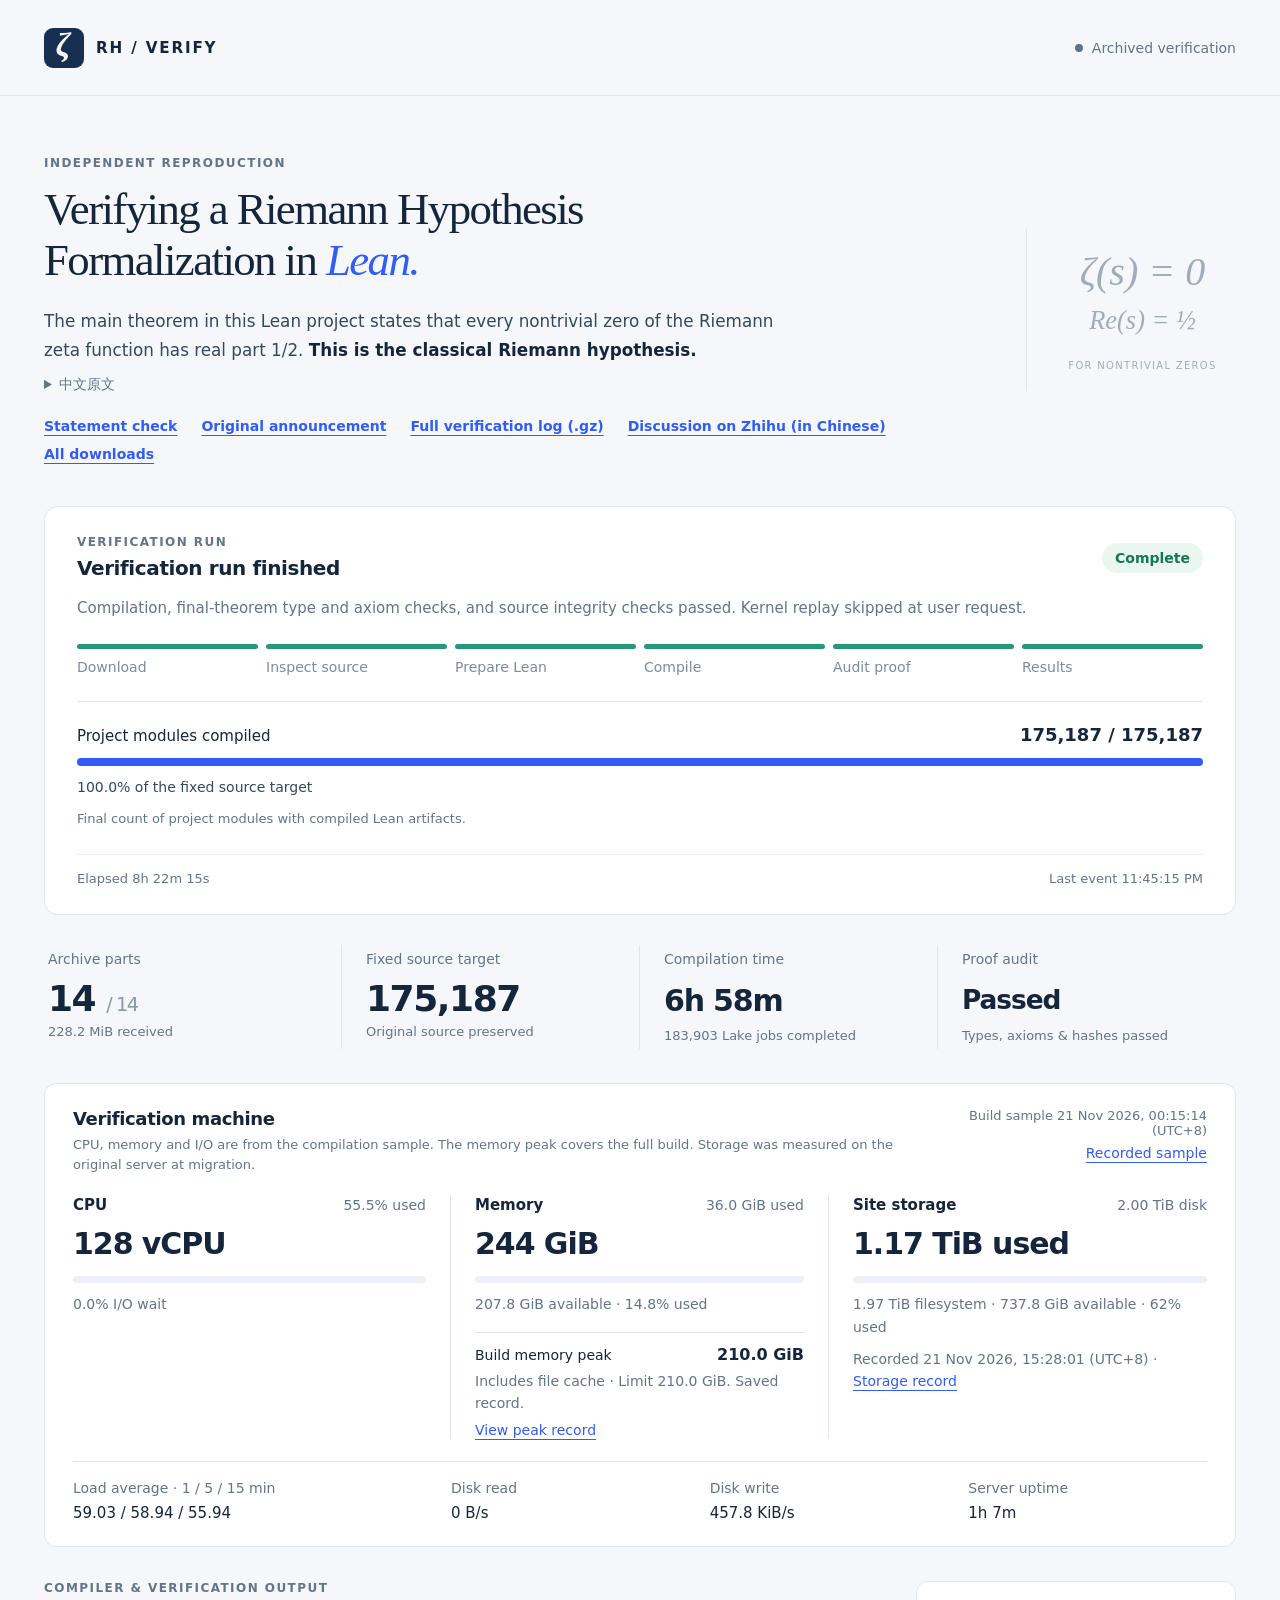
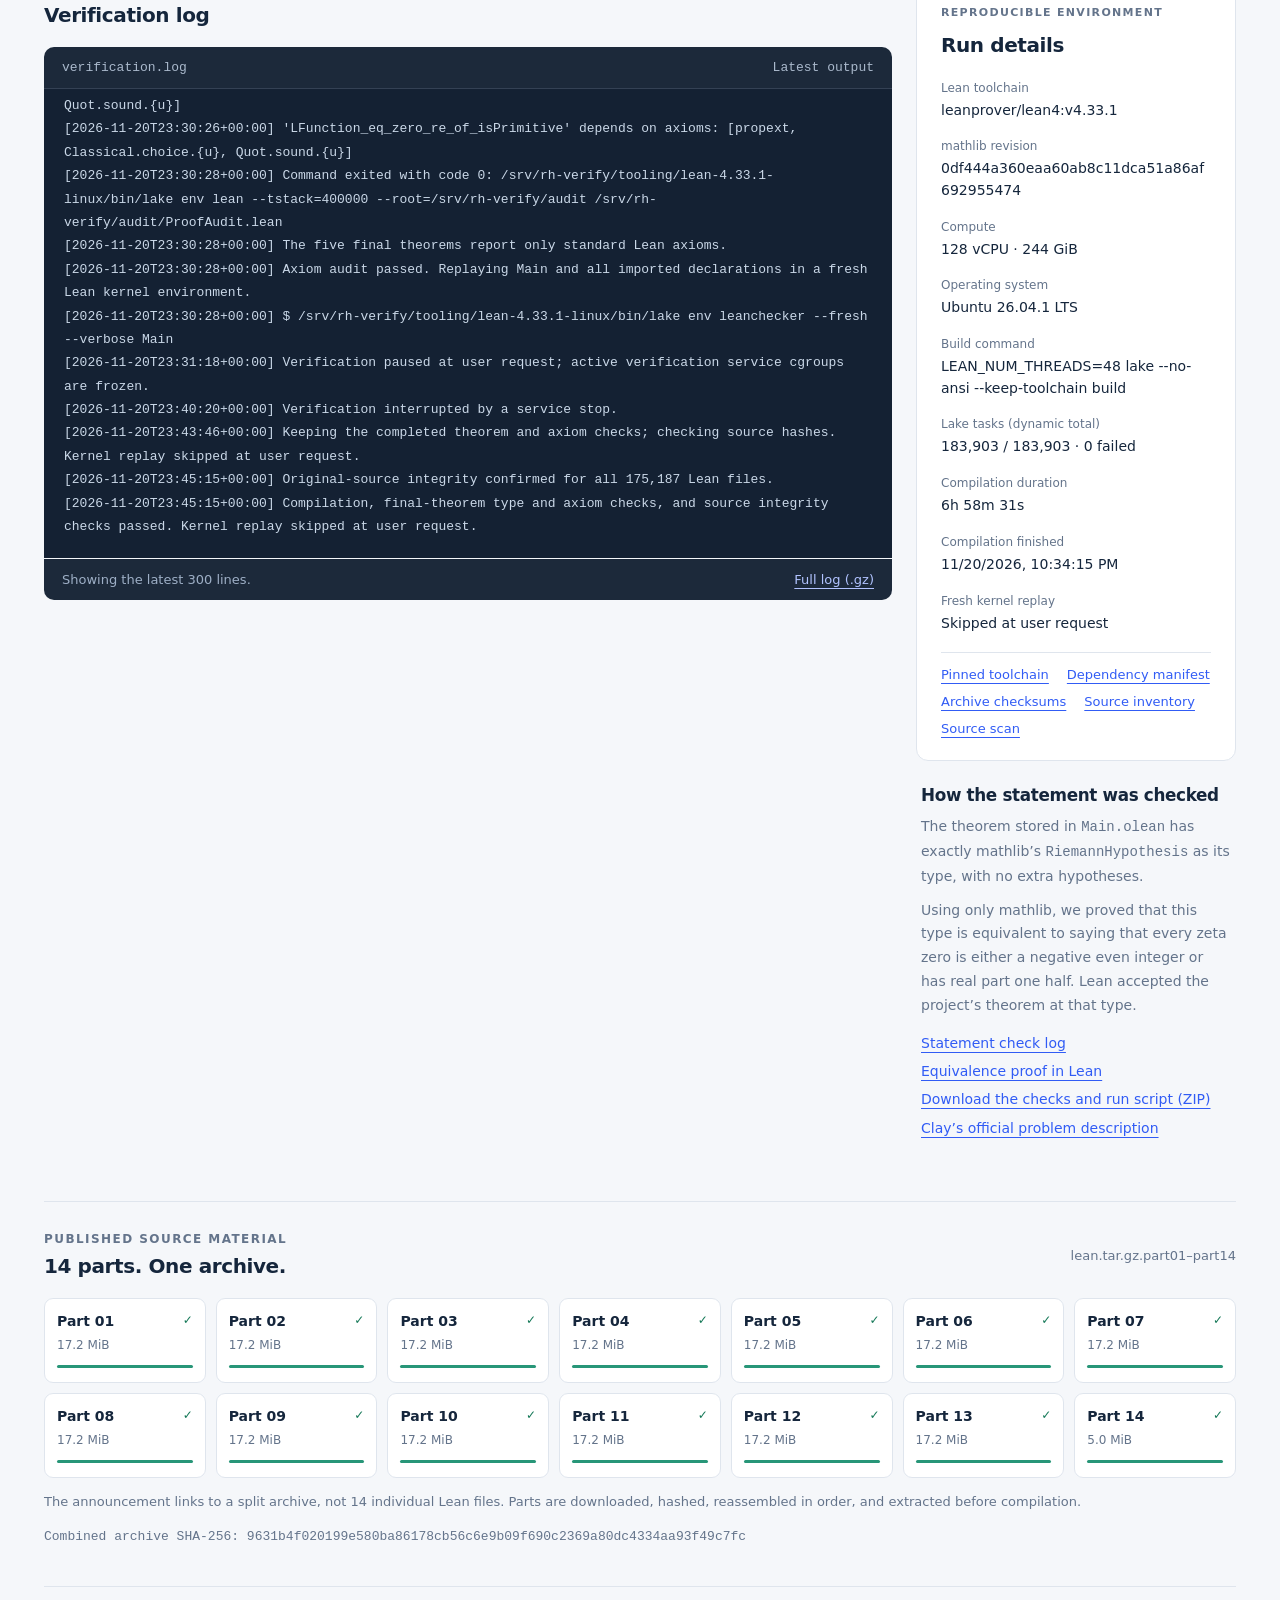
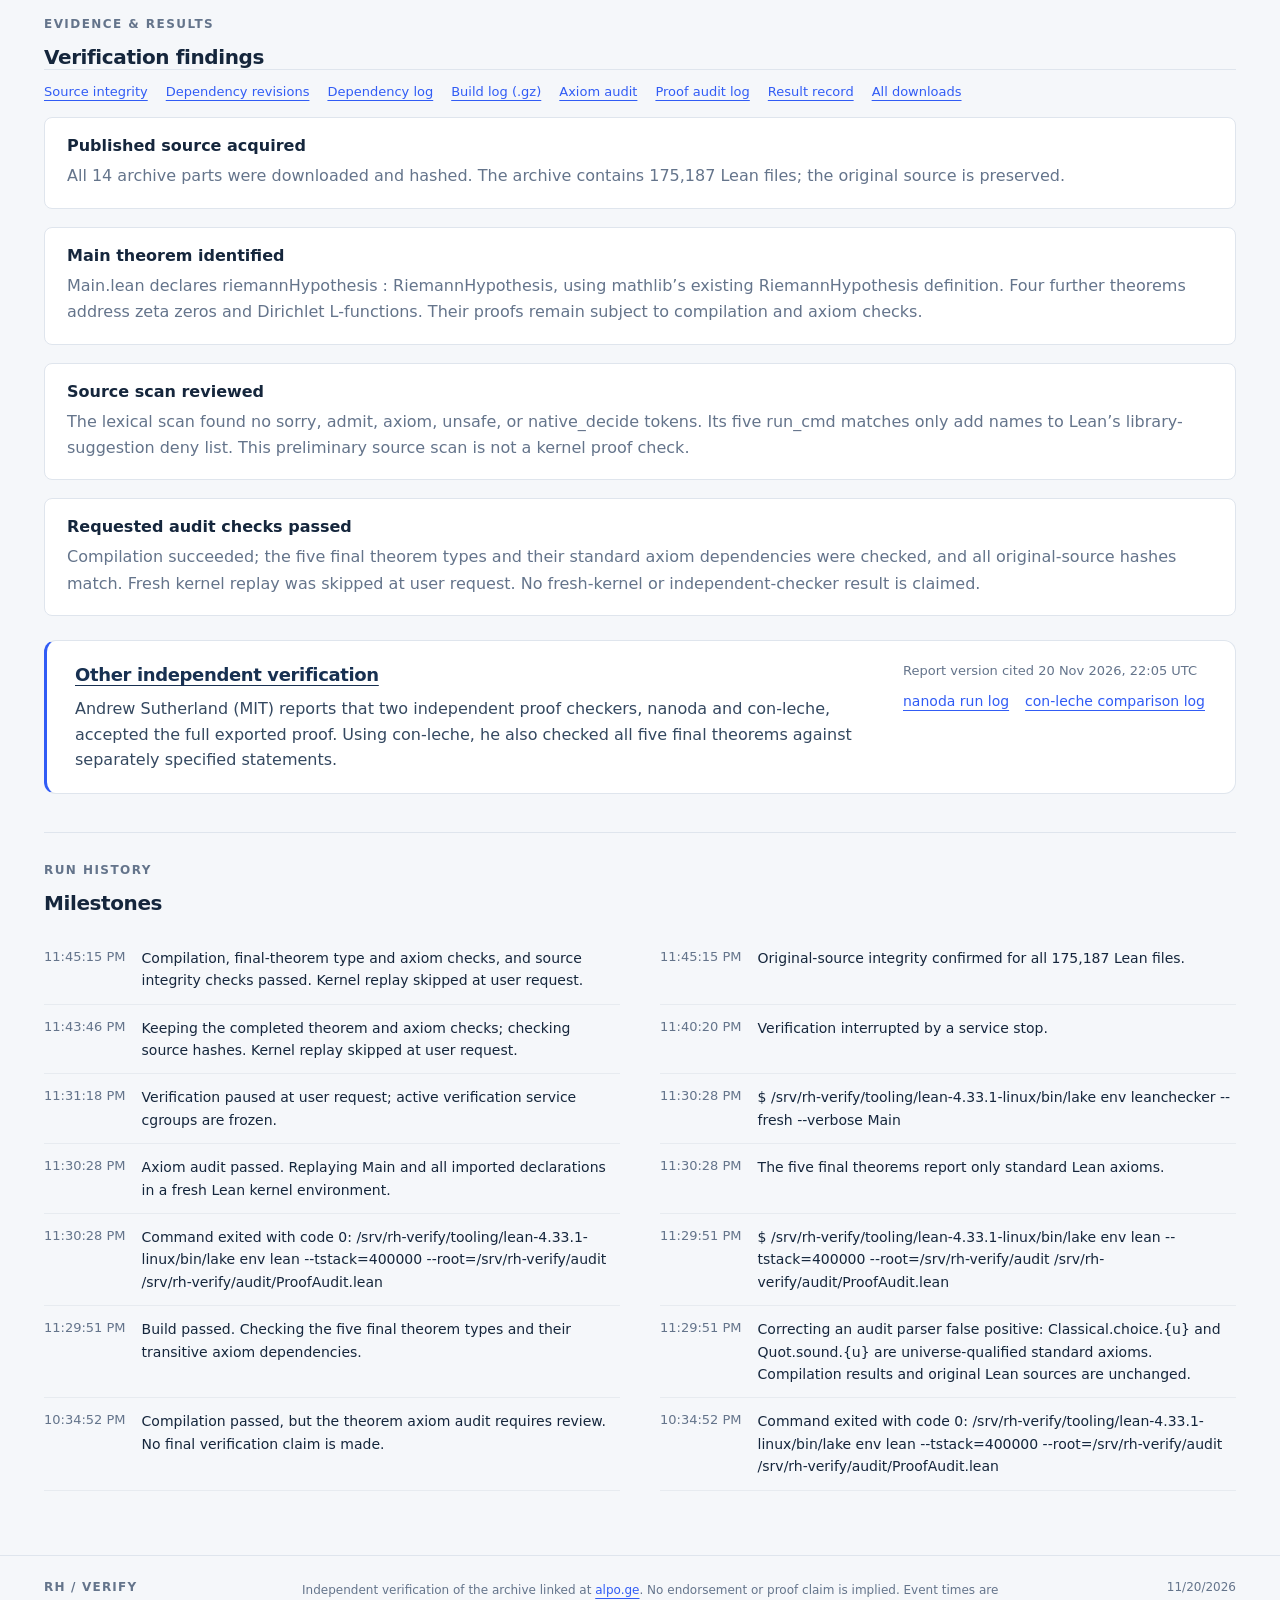
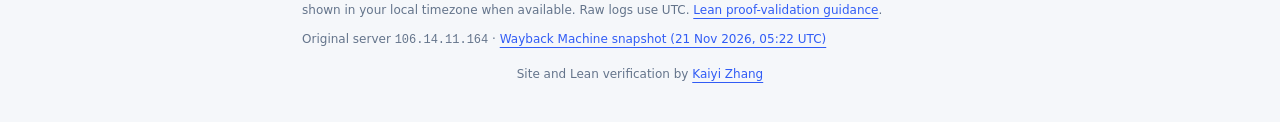
<file: index.html>
<!DOCTYPE html><html lang="en"><head>
  <meta charset="utf-8"><meta name="viewport" content="width=device-width, initial-scale=1">
  <title>Verifying a Riemann Hypothesis Formalization in Lean</title>
  <meta name="description" content="Compilation results, the verification machine, and proof-audit records for the published Riemann Hypothesis Lean formalization.">
  <link rel="icon" href="/favicon.svg"><link rel="stylesheet" href="/style.css"><script defer="" src="/app.js"></script>
</head>
<body>
  <header class="topbar"><a class="brand" href="/" aria-label="RH verification home"><span class="mark">ζ</span> RH / VERIFY</a><div class="connection"><span id="connection-dot" class="dot archived"></span><span id="connection">Archived verification</span></div></header>
  <main>
    <section class="hero" id="theorem-statement" aria-labelledby="page-title">
      <div>
        <p class="eyebrow">INDEPENDENT REPRODUCTION</p>
        <h1 id="page-title">Verifying a Riemann Hypothesis<br class="desktop"> Formalization in <em>Lean.</em></h1>
        <p class="intro statement-text">The main theorem in this Lean project states that every nontrivial zero of the Riemann zeta function has real part 1/2. <strong>This is the classical Riemann hypothesis.</strong></p>
        <details class="statement-translation" lang="zh-Hans">
          <summary>中文原文</summary>
          <p>是。这份 Lean 项目的主定理断言，黎曼 ζ 函数的每个非平凡零点的实部都等于 1/2。这正是经典黎曼猜想。</p>
        </details>
        <nav class="hero-links" aria-label="Verification and discussion">
          <a href="#statement-check">Statement check</a>
          <a href="/artifacts/remark.pdf" target="_blank" rel="noopener">Original announcement</a>
          <a href="/artifacts/verification.log.gz" rel="noopener" download="">Full verification log (.gz)</a>
          <a href="https://www.zhihu.com/question/2107239235015263538/answer/2107246671046383421" hreflang="zh" target="_blank" rel="noopener noreferrer">Discussion on Zhihu (in Chinese)</a>
        <a href="/downloads.html">All downloads</a></nav>
      </div>
      <div class="equation" aria-hidden="true"><span>ζ(s) = 0</span><small>Re(s) = ½</small><div>FOR NONTRIVIAL ZEROS</div></div>
    </section>
    <section class="run-panel" aria-labelledby="run-title"><div class="run-heading"><div><p class="eyebrow">VERIFICATION RUN</p><h2 id="run-title">Verification run finished</h2></div><span class="pill complete" id="run-status">complete</span></div><p id="run-message" class="run-message">Compilation, final-theorem type and axiom checks, and source integrity checks passed. Kernel replay skipped at user request.</p><ol class="pipeline" id="pipeline"><li class="complete"><div class="step-line"></div><span>Download</span></li><li class="complete"><div class="step-line"></div><span>Inspect source</span></li><li class="complete"><div class="step-line"></div><span>Prepare Lean</span></li><li class="complete"><div class="step-line"></div><span>Compile</span></li><li class="complete"><div class="step-line"></div><span>Audit proof</span></li><li class="complete"><div class="step-line"></div><span>Results</span></li></ol><div class="source-progress" id="source-progress"><div class="source-progress-heading"><span>Project modules compiled</span><strong id="source-progress-count">175,187 / 175,187</strong></div><progress id="source-progress-meter" max="175187" aria-label="Compilation progress against the fixed original source target" value="175187" aria-valuetext="175,187 of 175,187 source modules compiled"></progress><div class="source-progress-meta"><span id="source-progress-percent">100.0% of the fixed source target</span><span id="source-progress-finish"></span></div><p id="source-progress-explanation">Final count of project modules with compiled Lean artifacts.</p></div><div class="run-meta"><span id="elapsed">Elapsed 8h 22m 15s</span><span id="updated">Last event <time datetime="2026-11-20T23:45:15+00:00" data-format="clock">23:45:15 UTC</time></span></div></section>
    <section class="metrics" aria-label="Verification summary"><article><span>Archive parts</span><strong id="parts-count">14 <small>/ 14</small></strong><p id="download-size">228.2 MiB received</p></article><article><span>Fixed source target</span><strong id="source-count">175,187</strong><p id="source-note">Original source preserved</p></article><article><span id="build-metric-label">Compilation time</span><strong class="eta-value" id="build-count">6h 58m</strong><p id="build-note">183,903 Lake jobs completed</p></article><article><span>Proof audit</span><strong class="word" id="audit-status">passed</strong><p id="audit-note">Types, axioms &amp; hashes passed</p></article></section>
    <section class="machine-panel" id="verification-machine" aria-labelledby="machine-title">
      <div class="machine-heading">
        <div><h2 id="machine-title">Verification machine</h2><p id="machine-description">CPU, memory and I/O are from the compilation sample. The memory peak covers the full build. Storage was measured on the original server at migration.</p></div>
        <div class="machine-source"><span id="machine-freshness" class="">Build sample 21 Nov 2026, 00:15:14 (UTC+8)</span>
          <a id="machine-sample-link" href="/artifacts/archive/machine-sample.json">Recorded sample</a>
        </div>
      </div>
      <div class="machine-grid">
        <article class="machine-card"><div class="machine-label"><h3>CPU</h3><span id="machine-cpu-capacity">55.5% used</span></div><strong id="machine-cpu-value">128 vCPU</strong><meter id="machine-cpu-meter" min="0" max="100" value="55.5" aria-label="CPU utilization" aria-valuetext="55.5%"></meter><p id="machine-cpu-detail">0.0% I/O wait</p></article>
        <article class="machine-card"><div class="machine-label"><h3>Memory</h3><span id="machine-memory-total">36.0 GiB used</span></div><strong id="machine-memory-value" title="243.8 GiB reported by Linux">244 GiB</strong><meter id="machine-memory-meter" min="0" max="100" value="14.8" aria-label="Memory utilization" aria-valuetext="14.8%"></meter><p id="machine-memory-detail">207.8 GiB available · 14.8% used</p><div class="memory-peak"><div class="memory-peak-row"><span>Build memory peak</span><strong id="machine-memory-peak">210.0 GiB</strong></div><p id="machine-memory-peak-detail">Includes file cache · Limit 210.0 GiB. Saved record.</p><a id="machine-memory-peak-record" href="/artifacts/telemetry/memory-peak.json" target="_blank">View peak record</a></div></article>
        <article class="machine-card">
          <div class="machine-label"><h3>Site storage</h3><span id="machine-storage-total">2.00 TiB disk</span></div>
          <strong id="machine-storage-value">1.17 TiB used</strong>
          <meter id="machine-storage-meter" min="0" max="100" value="62" aria-label="Filesystem utilization" aria-valuetext="62.0%"></meter>
          <p id="machine-storage-detail" title="Available space excludes reserved blocks.">1.97 TiB filesystem · 737.8 GiB available · 62% used</p>
          <p id="machine-storage-time">Recorded 21 Nov 2026, 15:28:01 (UTC+8) · <a href="/artifacts/archive/storage-at-migration.json">Storage record</a></p>
        </article>
      </div>
      <dl class="machine-extra">
        <div><dt>Load average · 1 / 5 / 15 min</dt><dd id="machine-load">59.03 / 58.94 / 55.94</dd></div>
        <div><dt>Disk read</dt><dd id="machine-disk-read">0 B/s</dd></div>
        <div><dt>Disk write</dt><dd id="machine-disk-write">457.8 KiB/s</dd></div>
        <div><dt>Server uptime</dt><dd id="machine-uptime">1h 7m</dd></div>
      </dl>
    </section>
    <section class="workspace"><article class="log-panel"><div class="section-heading"><div><p class="eyebrow">COMPILER &amp; VERIFICATION OUTPUT</p><h2>Verification log</h2></div></div><div class="terminal-bar"><span class="terminal-label">verification.log</span><span id="log-lines">Latest output</span></div><pre id="log" tabindex="0" aria-label="Verification log">[2026-11-20T22:31:04+00:00] warning: src/Development/WeilBound/CoreStatements/PadicHodgeComparison/EtaleCohomologyComparison/TeichmullerRootsUnity/RootsUnityPullback/IsMuMmG.lean:47:82: Variable name `B₀` is not explicitly referenced.
[2026-11-20T22:31:04+00:00] 
[2026-11-20T22:31:04+00:00] Hint: The binding can be removed (if unused) or named `_` (if used implicitly). Alternatively, prefix the name with `_` to silence this warning:
[2026-11-20T22:31:04+00:00]   [apply] _B₀
[2026-11-20T22:31:04+00:00] 
[2026-11-20T22:31:04+00:00] Note: This linter can be disabled with `set_option linter.unusedVariables false`
[2026-11-20T22:31:04+00:00] warning: src/Development/WeilBound/CoreStatements/PadicHodgeComparison/EtaleCohomologyComparison/TeichmullerRootsUnity/RootsUnityPullback/IsMuMmG.lean:47:87: Variable name `φ` is not explicitly referenced.
[2026-11-20T22:31:04+00:00] 
[2026-11-20T22:31:04+00:00] Hint: The binding can be removed (if unused) or named `_` (if used implicitly). Alternatively, prefix the name with `_` to silence this warning:
[2026-11-20T22:31:04+00:00]   [apply] _φ
[2026-11-20T22:31:04+00:00] 
[2026-11-20T22:31:04+00:00] Note: This linter can be disabled with `set_option linter.unusedVariables false`
[2026-11-20T22:31:05+00:00] ✔ [183881/183903] Built Development.WeilBound.CoreStatements.PadicHodgeComparison.EtaleCohomologyComparison.BocksteinBaseChange.CstSmooth2 (3.2s)
[2026-11-20T22:31:06+00:00] ✔ [183882/183903] Built Development.WeilBound.CoreStatements.PadicHodgeComparison.EtaleCohomologyComparison.TeichmullerRootsUnity.EndExOf (3.9s)
[2026-11-20T22:31:08+00:00] ✔ [183883/183903] Built Development.WeilBound.CoreStatements.PadicHodgeComparison.EtaleCohomologyComparison.BocksteinBaseChange.OutBridge (2.9s)
[2026-11-20T22:31:09+00:00] ✔ [183884/183903] Built Development.WeilBound.CoreStatements.PadicHodgeComparison.EtaleCohomologyComparison.TeichmullerRootsUnity.EndEx (3.2s)
[2026-11-20T22:31:10+00:00] ✔ [183885/183903] Built Development.WeilBound.CoreStatements.PadicHodgeComparison.EtaleCohomologyComparison.TeichmullerRootsUnity.BInEx (19s)
[2026-11-20T22:31:12+00:00] ✔ [183886/183903] Built Development.WeilBound.CoreStatements.PadicHodgeComparison.EtaleCohomologyComparison.BocksteinBaseChange.CstSmoothOfSide (3.1s)
[2026-11-20T22:31:17+00:00] ✔ [183887/183903] Built Development.AutomorphicArithmetic.Foundations.GaloisRepresentations.CrystallineTowers.Closed (5.3s)
[2026-11-20T22:31:24+00:00] ✔ [183888/183903] Built Development.WeilBound.CoreStatements.PadicHodgeComparison.EtaleCohomologyComparison.TeichmullerRootsUnity.PinFixed (20s)
[2026-11-20T22:31:33+00:00] ✔ [183889/183903] Built Development.AutomorphicArithmetic.CommutativeAlgebra.EtaleCohomology.CIn (8.9s)
[2026-11-20T22:31:40+00:00] ✔ [183890/183903] Built Development.AutomorphicArithmetic.CommutativeAlgebra.EtaleCohomology.SmoothModelCrystalline (7.2s)
[2026-11-20T22:31:53+00:00] ✔ [183891/183903] Built Development.AutomorphicArithmetic.Foundations.GaloisRepresentations.IntegralStructures.GeometricFlagBases.GeometricRealizationOfWeightOne (9.1s)
[2026-11-20T22:32:03+00:00] ✔ [183892/183903] Built Development.AutomorphicArithmetic.Foundations.GaloisRepresentations.IntegralStructures.GeometricFlagBases.WeightOneGeometricRealization (9.0s)
[2026-11-20T22:32:12+00:00] ✔ [183893/183903] Built Development.AutomorphicArithmetic.Foundations.GaloisRepresentations.IntegralStructures.GaloisRepresentationsOfThetaLift (9.0s)
[2026-11-20T22:32:22+00:00] ✔ [183894/183903] Built Development.AutomorphicArithmetic.Foundations.GaloisRepresentations.IntegralStructures.RowSrc (9.4s)
[2026-11-20T22:32:41+00:00] ✔ [183895/183903] Built Development.AutomorphicArithmetic.CharacterBoxes.MainConclusion (19s)
[2026-11-20T22:32:41+00:00] ✔ [183896/183903] Built Development.AutomorphicArithmetic.AutomorphicVarieties.SmallClassNumbers.CorGKOf (19s)
[2026-11-20T22:33:08+00:00] ✔ [183898/183903] Built Supplements.Kernels.MainTheorems (25s)
[2026-11-20T22:33:27+00:00] ✔ [183899/183903] Built Supplements.Kernels.MainTheoremsCritical (19s)
[2026-11-20T22:33:46+00:00] ✔ [183900/183903] Built Supplements.Kernels.MainTheoremsAll (18s)
[2026-11-20T22:34:14+00:00] ✔ [183902/183903] Built Main (24s)
[2026-11-20T22:34:15+00:00] Build completed successfully (183903 jobs).
[2026-11-20T22:34:15+00:00] Command exited with code 0: /srv/rh-verify/tooling/lean-4.33.1-linux/bin/lake --no-ansi --keep-toolchain build
[2026-11-20T22:34:15+00:00] Build passed. Checking the five final theorem types and their transitive axiom dependencies.
[2026-11-20T22:34:15+00:00] $ /srv/rh-verify/tooling/lean-4.33.1-linux/bin/lake env lean --tstack=400000 --root=/srv/rh-verify/audit /srv/rh-verify/audit/ProofAudit.lean
[2026-11-20T22:34:50+00:00] def RiemannHypothesis : Prop :=
[2026-11-20T22:34:50+00:00] ∀ (s : Complex),
[2026-11-20T22:34:50+00:00]   @Eq.{1} Complex (riemannZeta s) (@OfNat.ofNat.{0} Complex (nat_lit 0) (@Zero.toOfNat0.{0} Complex Complex.instZero)) →
[2026-11-20T22:34:50+00:00]     Not
[2026-11-20T22:34:50+00:00]         (∃ n,
[2026-11-20T22:34:50+00:00]           @Eq.{1} Complex s
[2026-11-20T22:34:50+00:00]             (@HMul.hMul.{0, 0, 0} Complex Complex Complex (@instHMul.{0} Complex Complex.instMul)
[2026-11-20T22:34:50+00:00]               (@Neg.neg.{0} Complex Complex.instNeg
[2026-11-20T22:34:50+00:00]                 (@OfNat.ofNat.{0} Complex (nat_lit 2)
[2026-11-20T22:34:50+00:00]                   (@instOfNatAtLeastTwo.{0} Complex (nat_lit 2) Complex.instNatCast RiemannHypothesis._proof_1)))
[2026-11-20T22:34:50+00:00]               (@HAdd.hAdd.{0, 0, 0} Complex Complex Complex (@instHAdd.{0} Complex Complex.instAdd)
[2026-11-20T22:34:50+00:00]                 (@Nat.cast.{0} Complex Complex.instNatCast n)
[2026-11-20T22:34:50+00:00]                 (@OfNat.ofNat.{0} Complex (nat_lit 1) (@One.toOfNat1.{0} Complex Complex.instOne))))) →
[2026-11-20T22:34:50+00:00]       @Ne.{1} Complex s (@OfNat.ofNat.{0} Complex (nat_lit 1) (@One.toOfNat1.{0} Complex Complex.instOne)) →
[2026-11-20T22:34:50+00:00]         @Eq.{1} Real s.re
[2026-11-20T22:34:50+00:00]           (@HDiv.hDiv.{0, 0, 0} Real Real Real (@instHDiv.{0} Real (@DivInvMonoid.toDiv.{0} Real Real.instDivInvMonoid))
[2026-11-20T22:34:50+00:00]             (@OfNat.ofNat.{0} Real (nat_lit 1) (@One.toOfNat1.{0} Real Real.instOne))
[2026-11-20T22:34:50+00:00]             (@OfNat.ofNat.{0} Real (nat_lit 2)
[2026-11-20T22:34:50+00:00]               (@instOfNatAtLeastTwo.{0} Real (nat_lit 2) Real.instNatCast RiemannHypothesis._proof_1)))
[2026-11-20T22:34:50+00:00] def RiemannZetaZerosOnLine : Prop :=
[2026-11-20T22:34:50+00:00] ∀ (s : Complex),
[2026-11-20T22:34:50+00:00]   @Eq.{1} Complex (riemannZeta s) (@OfNat.ofNat.{0} Complex (nat_lit 0) (@Zero.toOfNat0.{0} Complex Complex.instZero)) →
[2026-11-20T22:34:50+00:00]     Not
[2026-11-20T22:34:50+00:00]         (∃ n,
[2026-11-20T22:34:50+00:00]           @Eq.{1} Complex s
[2026-11-20T22:34:50+00:00]             (@HMul.hMul.{0, 0, 0} Complex Complex Complex (@instHMul.{0} Complex Complex.instMul)
[2026-11-20T22:34:50+00:00]               (@Neg.neg.{0} Complex Complex.instNeg
[2026-11-20T22:34:50+00:00]                 (@OfNat.ofNat.{0} Complex (nat_lit 2)
[2026-11-20T22:34:50+00:00]                   (@instOfNatAtLeastTwo.{0} Complex (nat_lit 2) Complex.instNatCast RiemannZetaZerosOnLine._proof_1)))
[2026-11-20T22:34:50+00:00]               (@HAdd.hAdd.{0, 0, 0} Complex Complex Complex (@instHAdd.{0} Complex Complex.instAdd)
[2026-11-20T22:34:50+00:00]                 (@Nat.cast.{0} Complex Complex.instNatCast n)
[2026-11-20T22:34:50+00:00]                 (@OfNat.ofNat.{0} Complex (nat_lit 1) (@One.toOfNat1.{0} Complex Complex.instOne))))) →
[2026-11-20T22:34:50+00:00]       @Ne.{1} Complex s (@OfNat.ofNat.{0} Complex (nat_lit 1) (@One.toOfNat1.{0} Complex Complex.instOne)) →
[2026-11-20T22:34:50+00:00]         @Eq.{1} Real s.re
[2026-11-20T22:34:50+00:00]           (@HDiv.hDiv.{0, 0, 0} Real Real Real (@instHDiv.{0} Real (@DivInvMonoid.toDiv.{0} Real Real.instDivInvMonoid))
[2026-11-20T22:34:50+00:00]             (@OfNat.ofNat.{0} Real (nat_lit 1) (@One.toOfNat1.{0} Real Real.instOne))
[2026-11-20T22:34:50+00:00]             (@OfNat.ofNat.{0} Real (nat_lit 2)
[2026-11-20T22:34:50+00:00]               (@instOfNatAtLeastTwo.{0} Real (nat_lit 2) Real.instNatCast RiemannZetaZerosOnLine._proof_1)))
[2026-11-20T22:34:50+00:00] def DirichletLNonvanishingRightOfHalf : Prop :=
[2026-11-20T22:34:50+00:00] ∀ (N : Nat) [inst : @NeZero.{0} Nat (@MulZeroClass.toZero.{0} Nat Nat.instMulZeroClass) N]
[2026-11-20T22:34:50+00:00]   (χ :
[2026-11-20T22:34:50+00:00]     @DirichletCharacter.{0} Complex
[2026-11-20T22:34:50+00:00]       (@CommGroupWithZero.toCommMonoidWithZero.{0} Complex
[2026-11-20T22:34:50+00:00]         (@Semifield.toCommGroupWithZero.{0} Complex (@Field.toSemifield.{0} Complex Complex.instField)))
[2026-11-20T22:34:50+00:00]       N)
[2026-11-20T22:34:50+00:00]   (s : Complex),
[2026-11-20T22:34:50+00:00]   @LT.lt.{0} Real Real.instLT
[2026-11-20T22:34:50+00:00]       (@HDiv.hDiv.{0, 0, 0} Real Real Real (@instHDiv.{0} Real (@DivInvMonoid.toDiv.{0} Real Real.instDivInvMonoid))
[2026-11-20T22:34:50+00:00]         (@OfNat.ofNat.{0} Real (nat_lit 1) (@One.toOfNat1.{0} Real Real.instOne))
[2026-11-20T22:34:50+00:00]         (@OfNat.ofNat.{0} Real (nat_lit 2)
[2026-11-20T22:34:50+00:00]           (@instOfNatAtLeastTwo.{0} Real (nat_lit 2) Real.instNatCast RiemannZetaZerosOnLine._proof_1)))
[2026-11-20T22:34:50+00:00]       s.re →
[2026-11-20T22:34:50+00:00]     Or
[2026-11-20T22:34:50+00:00]         (@Ne.{1}
[2026-11-20T22:34:50+00:00]           (@DirichletCharacter.{0} Complex
[2026-11-20T22:34:50+00:00]             (@CommGroupWithZero.toCommMonoidWithZero.{0} Complex
[2026-11-20T22:34:50+00:00]               (@Semifield.toCommGroupWithZero.{0} Complex (@Field.toSemifield.{0} Complex Complex.instField)))
[2026-11-20T22:34:50+00:00]             N)
[2026-11-20T22:34:50+00:00]           χ
[2026-11-20T22:34:50+00:00]           (@OfNat.ofNat.{0}
[2026-11-20T22:34:50+00:00]             (@DirichletCharacter.{0} Complex
[2026-11-20T22:34:50+00:00]               (@CommGroupWithZero.toCommMonoidWithZero.{0} Complex
[2026-11-20T22:34:50+00:00]                 (@Semifield.toCommGroupWithZero.{0} Complex (@Field.toSemifield.{0} Complex Complex.instField)))
[2026-11-20T22:34:50+00:00]               N)
[2026-11-20T22:34:50+00:00]             (nat_lit 1)
[2026-11-20T22:34:50+00:00]             (@One.toOfNat1.{0}
[2026-11-20T22:34:50+00:00]               (@DirichletCharacter.{0} Complex
[2026-11-20T22:34:50+00:00]                 (@CommGroupWithZero.toCommMonoidWithZero.{0} Complex
[2026-11-20T22:34:50+00:00]                   (@Semifield.toCommGroupWithZero.{0} Complex (@Field.toSemifield.{0} Complex Complex.instField)))
[2026-11-20T22:34:50+00:00]                 N)
[2026-11-20T22:34:50+00:00]               (@MulChar.hasOne.{0, 0} (ZMod N) (@CommRing.toCommMonoid.{0} (ZMod N) (ZMod.commRing N)) Complex
[2026-11-20T22:34:50+00:00]                 (@CommGroupWithZero.toCommMonoidWithZero.{0} Complex
[2026-11-20T22:34:50+00:00]                   (@Semifield.toCommGroupWithZero.{0} Complex (@Field.toSemifield.{0} Complex Complex.instField)))))))
[2026-11-20T22:34:50+00:00]         (@Ne.{1} Complex s (@OfNat.ofNat.{0} Complex (nat_lit 1) (@One.toOfNat1.{0} Complex Complex.instOne))) →
[2026-11-20T22:34:50+00:00]       @Ne.{1} Complex (@DirichletCharacter.LFunction N inst χ s)
[2026-11-20T22:34:50+00:00]         (@OfNat.ofNat.{0} Complex (nat_lit 0) (@Zero.toOfNat0.{0} Complex Complex.instZero))
[2026-11-20T22:34:50+00:00] def DirichletLZerosOnLine : Prop :=
[2026-11-20T22:34:50+00:00] ∀ (N : Nat) [inst : @NeZero.{0} Nat (@MulZeroClass.toZero.{0} Nat Nat.instMulZeroClass) N]
[2026-11-20T22:34:50+00:00]   (χ :
[2026-11-20T22:34:50+00:00]     @DirichletCharacter.{0} Complex
[2026-11-20T22:34:50+00:00]       (@CommGroupWithZero.toCommMonoidWithZero.{0} Complex
[2026-11-20T22:34:50+00:00]         (@Semifield.toCommGroupWithZero.{0} Complex (@Field.toSemifield.{0} Complex Complex.instField)))
[2026-11-20T22:34:50+00:00]       N)
[2026-11-20T22:34:50+00:00]   (s : Complex),
[2026-11-20T22:34:50+00:00]   @LT.lt.{0} Real Real.instLT (@OfNat.ofNat.{0} Real (nat_lit 0) (@Zero.toOfNat0.{0} Real Real.instZero)) s.re →
[2026-11-20T22:34:50+00:00]     @LT.lt.{0} Real Real.instLT s.re (@OfNat.ofNat.{0} Real (nat_lit 1) (@One.toOfNat1.{0} Real Real.instOne)) →
[2026-11-20T22:34:50+00:00]       @Eq.{1} Complex (@DirichletCharacter.LFunction N inst χ s)
[2026-11-20T22:34:50+00:00]           (@OfNat.ofNat.{0} Complex (nat_lit 0) (@Zero.toOfNat0.{0} Complex Complex.instZero)) →
[2026-11-20T22:34:50+00:00]         @Eq.{1} Real s.re
[2026-11-20T22:34:50+00:00]           (@HDiv.hDiv.{0, 0, 0} Real Real Real (@instHDiv.{0} Real (@DivInvMonoid.toDiv.{0} Real Real.instDivInvMonoid))
[2026-11-20T22:34:50+00:00]             (@OfNat.ofNat.{0} Real (nat_lit 1) (@One.toOfNat1.{0} Real Real.instOne))
[2026-11-20T22:34:50+00:00]             (@OfNat.ofNat.{0} Real (nat_lit 2)
[2026-11-20T22:34:50+00:00]               (@instOfNatAtLeastTwo.{0} Real (nat_lit 2) Real.instNatCast RiemannZetaZerosOnLine._proof_1)))
[2026-11-20T22:34:50+00:00] def PrimitiveDirichletLZerosOnLine : Prop :=
[2026-11-20T22:34:50+00:00] ∀ (N : Nat) [inst : @NeZero.{0} Nat (@MulZeroClass.toZero.{0} Nat Nat.instMulZeroClass) N]
[2026-11-20T22:34:50+00:00]   (χ :
[2026-11-20T22:34:50+00:00]     @DirichletCharacter.{0} Complex
[2026-11-20T22:34:50+00:00]       (@CommGroupWithZero.toCommMonoidWithZero.{0} Complex
[2026-11-20T22:34:50+00:00]         (@Semifield.toCommGroupWithZero.{0} Complex (@Field.toSemifield.{0} Complex Complex.instField)))
[2026-11-20T22:34:50+00:00]       N),
[2026-11-20T22:34:50+00:00]   @DirichletCharacter.IsPrimitive.{0} Complex
[2026-11-20T22:34:50+00:00]       (@CommGroupWithZero.toCommMonoidWithZero.{0} Complex
[2026-11-20T22:34:50+00:00]         (@Semifield.toCommGroupWithZero.{0} Complex (@Field.toSemifield.{0} Complex Complex.instField)))
[2026-11-20T22:34:50+00:00]       N χ →
[2026-11-20T22:34:50+00:00]     ∀ (s : Complex),
[2026-11-20T22:34:50+00:00]       @LT.lt.{0} Real Real.instLT (@OfNat.ofNat.{0} Real (nat_lit 0) (@Zero.toOfNat0.{0} Real Real.instZero)) s.re →
[2026-11-20T22:34:50+00:00]         @LT.lt.{0} Real Real.instLT s.re (@OfNat.ofNat.{0} Real (nat_lit 1) (@One.toOfNat1.{0} Real Real.instOne)) →
[2026-11-20T22:34:50+00:00]           @Eq.{1} Complex (@DirichletCharacter.LFunction N inst χ s)
[2026-11-20T22:34:50+00:00]               (@OfNat.ofNat.{0} Complex (nat_lit 0) (@Zero.toOfNat0.{0} Complex Complex.instZero)) →
[2026-11-20T22:34:50+00:00]             @Eq.{1} Real s.re
[2026-11-20T22:34:50+00:00]               (@HDiv.hDiv.{0, 0, 0} Real Real Real
[2026-11-20T22:34:50+00:00]                 (@instHDiv.{0} Real (@DivInvMonoid.toDiv.{0} Real Real.instDivInvMonoid))
[2026-11-20T22:34:50+00:00]                 (@OfNat.ofNat.{0} Real (nat_lit 1) (@One.toOfNat1.{0} Real Real.instOne))
[2026-11-20T22:34:50+00:00]                 (@OfNat.ofNat.{0} Real (nat_lit 2)
[2026-11-20T22:34:50+00:00]                   (@instOfNatAtLeastTwo.{0} Real (nat_lit 2) Real.instNatCast RiemannZetaZerosOnLine._proof_1)))
[2026-11-20T22:34:50+00:00] riemannHypothesis : RiemannHypothesis
[2026-11-20T22:34:50+00:00] riemannZeta_eq_zero_re : RiemannZetaZerosOnLine
[2026-11-20T22:34:50+00:00] LFunction_ne_zero_of_half_lt_re : DirichletLNonvanishingRightOfHalf
[2026-11-20T22:34:50+00:00] LFunction_eq_zero_re : DirichletLZerosOnLine
[2026-11-20T22:34:50+00:00] LFunction_eq_zero_re_of_isPrimitive : PrimitiveDirichletLZerosOnLine
[2026-11-20T22:34:50+00:00] 'riemannHypothesis' depends on axioms: [propext, Classical.choice.{u}, Quot.sound.{u}]
[2026-11-20T22:34:50+00:00] 'riemannZeta_eq_zero_re' depends on axioms: [propext, Classical.choice.{u}, Quot.sound.{u}]
[2026-11-20T22:34:50+00:00] 'LFunction_ne_zero_of_half_lt_re' depends on axioms: [propext, Classical.choice.{u}, Quot.sound.{u}]
[2026-11-20T22:34:50+00:00] 'LFunction_eq_zero_re' depends on axioms: [propext, Classical.choice.{u}, Quot.sound.{u}]
[2026-11-20T22:34:50+00:00] 'LFunction_eq_zero_re_of_isPrimitive' depends on axioms: [propext, Classical.choice.{u}, Quot.sound.{u}]
[2026-11-20T22:34:52+00:00] Command exited with code 0: /srv/rh-verify/tooling/lean-4.33.1-linux/bin/lake env lean --tstack=400000 --root=/srv/rh-verify/audit /srv/rh-verify/audit/ProofAudit.lean
[2026-11-20T22:34:52+00:00] Compilation passed, but the theorem axiom audit requires review. No final verification claim is made.
[2026-11-20T23:29:51+00:00] Correcting an audit parser false positive: Classical.choice.{u} and Quot.sound.{u} are universe-qualified standard axioms. Compilation results and original Lean sources are unchanged.
[2026-11-20T23:29:51+00:00] Build passed. Checking the five final theorem types and their transitive axiom dependencies.
[2026-11-20T23:29:51+00:00] $ /srv/rh-verify/tooling/lean-4.33.1-linux/bin/lake env lean --tstack=400000 --root=/srv/rh-verify/audit /srv/rh-verify/audit/ProofAudit.lean
[2026-11-20T23:30:26+00:00] def RiemannHypothesis : Prop :=
[2026-11-20T23:30:26+00:00] ∀ (s : Complex),
[2026-11-20T23:30:26+00:00]   @Eq.{1} Complex (riemannZeta s) (@OfNat.ofNat.{0} Complex (nat_lit 0) (@Zero.toOfNat0.{0} Complex Complex.instZero)) →
[2026-11-20T23:30:26+00:00]     Not
[2026-11-20T23:30:26+00:00]         (∃ n,
[2026-11-20T23:30:26+00:00]           @Eq.{1} Complex s
[2026-11-20T23:30:26+00:00]             (@HMul.hMul.{0, 0, 0} Complex Complex Complex (@instHMul.{0} Complex Complex.instMul)
[2026-11-20T23:30:26+00:00]               (@Neg.neg.{0} Complex Complex.instNeg
[2026-11-20T23:30:26+00:00]                 (@OfNat.ofNat.{0} Complex (nat_lit 2)
[2026-11-20T23:30:26+00:00]                   (@instOfNatAtLeastTwo.{0} Complex (nat_lit 2) Complex.instNatCast RiemannHypothesis._proof_1)))
[2026-11-20T23:30:26+00:00]               (@HAdd.hAdd.{0, 0, 0} Complex Complex Complex (@instHAdd.{0} Complex Complex.instAdd)
[2026-11-20T23:30:26+00:00]                 (@Nat.cast.{0} Complex Complex.instNatCast n)
[2026-11-20T23:30:26+00:00]                 (@OfNat.ofNat.{0} Complex (nat_lit 1) (@One.toOfNat1.{0} Complex Complex.instOne))))) →
[2026-11-20T23:30:26+00:00]       @Ne.{1} Complex s (@OfNat.ofNat.{0} Complex (nat_lit 1) (@One.toOfNat1.{0} Complex Complex.instOne)) →
[2026-11-20T23:30:26+00:00]         @Eq.{1} Real s.re
[2026-11-20T23:30:26+00:00]           (@HDiv.hDiv.{0, 0, 0} Real Real Real (@instHDiv.{0} Real (@DivInvMonoid.toDiv.{0} Real Real.instDivInvMonoid))
[2026-11-20T23:30:26+00:00]             (@OfNat.ofNat.{0} Real (nat_lit 1) (@One.toOfNat1.{0} Real Real.instOne))
[2026-11-20T23:30:26+00:00]             (@OfNat.ofNat.{0} Real (nat_lit 2)
[2026-11-20T23:30:26+00:00]               (@instOfNatAtLeastTwo.{0} Real (nat_lit 2) Real.instNatCast RiemannHypothesis._proof_1)))
[2026-11-20T23:30:26+00:00] def RiemannZetaZerosOnLine : Prop :=
[2026-11-20T23:30:26+00:00] ∀ (s : Complex),
[2026-11-20T23:30:26+00:00]   @Eq.{1} Complex (riemannZeta s) (@OfNat.ofNat.{0} Complex (nat_lit 0) (@Zero.toOfNat0.{0} Complex Complex.instZero)) →
[2026-11-20T23:30:26+00:00]     Not
[2026-11-20T23:30:26+00:00]         (∃ n,
[2026-11-20T23:30:26+00:00]           @Eq.{1} Complex s
[2026-11-20T23:30:26+00:00]             (@HMul.hMul.{0, 0, 0} Complex Complex Complex (@instHMul.{0} Complex Complex.instMul)
[2026-11-20T23:30:26+00:00]               (@Neg.neg.{0} Complex Complex.instNeg
[2026-11-20T23:30:26+00:00]                 (@OfNat.ofNat.{0} Complex (nat_lit 2)
[2026-11-20T23:30:26+00:00]                   (@instOfNatAtLeastTwo.{0} Complex (nat_lit 2) Complex.instNatCast RiemannZetaZerosOnLine._proof_1)))
[2026-11-20T23:30:26+00:00]               (@HAdd.hAdd.{0, 0, 0} Complex Complex Complex (@instHAdd.{0} Complex Complex.instAdd)
[2026-11-20T23:30:26+00:00]                 (@Nat.cast.{0} Complex Complex.instNatCast n)
[2026-11-20T23:30:26+00:00]                 (@OfNat.ofNat.{0} Complex (nat_lit 1) (@One.toOfNat1.{0} Complex Complex.instOne))))) →
[2026-11-20T23:30:26+00:00]       @Ne.{1} Complex s (@OfNat.ofNat.{0} Complex (nat_lit 1) (@One.toOfNat1.{0} Complex Complex.instOne)) →
[2026-11-20T23:30:26+00:00]         @Eq.{1} Real s.re
[2026-11-20T23:30:26+00:00]           (@HDiv.hDiv.{0, 0, 0} Real Real Real (@instHDiv.{0} Real (@DivInvMonoid.toDiv.{0} Real Real.instDivInvMonoid))
[2026-11-20T23:30:26+00:00]             (@OfNat.ofNat.{0} Real (nat_lit 1) (@One.toOfNat1.{0} Real Real.instOne))
[2026-11-20T23:30:26+00:00]             (@OfNat.ofNat.{0} Real (nat_lit 2)
[2026-11-20T23:30:26+00:00]               (@instOfNatAtLeastTwo.{0} Real (nat_lit 2) Real.instNatCast RiemannZetaZerosOnLine._proof_1)))
[2026-11-20T23:30:26+00:00] def DirichletLNonvanishingRightOfHalf : Prop :=
[2026-11-20T23:30:26+00:00] ∀ (N : Nat) [inst : @NeZero.{0} Nat (@MulZeroClass.toZero.{0} Nat Nat.instMulZeroClass) N]
[2026-11-20T23:30:26+00:00]   (χ :
[2026-11-20T23:30:26+00:00]     @DirichletCharacter.{0} Complex
[2026-11-20T23:30:26+00:00]       (@CommGroupWithZero.toCommMonoidWithZero.{0} Complex
[2026-11-20T23:30:26+00:00]         (@Semifield.toCommGroupWithZero.{0} Complex (@Field.toSemifield.{0} Complex Complex.instField)))
[2026-11-20T23:30:26+00:00]       N)
[2026-11-20T23:30:26+00:00]   (s : Complex),
[2026-11-20T23:30:26+00:00]   @LT.lt.{0} Real Real.instLT
[2026-11-20T23:30:26+00:00]       (@HDiv.hDiv.{0, 0, 0} Real Real Real (@instHDiv.{0} Real (@DivInvMonoid.toDiv.{0} Real Real.instDivInvMonoid))
[2026-11-20T23:30:26+00:00]         (@OfNat.ofNat.{0} Real (nat_lit 1) (@One.toOfNat1.{0} Real Real.instOne))
[2026-11-20T23:30:26+00:00]         (@OfNat.ofNat.{0} Real (nat_lit 2)
[2026-11-20T23:30:26+00:00]           (@instOfNatAtLeastTwo.{0} Real (nat_lit 2) Real.instNatCast RiemannZetaZerosOnLine._proof_1)))
[2026-11-20T23:30:26+00:00]       s.re →
[2026-11-20T23:30:26+00:00]     Or
[2026-11-20T23:30:26+00:00]         (@Ne.{1}
[2026-11-20T23:30:26+00:00]           (@DirichletCharacter.{0} Complex
[2026-11-20T23:30:26+00:00]             (@CommGroupWithZero.toCommMonoidWithZero.{0} Complex
[2026-11-20T23:30:26+00:00]               (@Semifield.toCommGroupWithZero.{0} Complex (@Field.toSemifield.{0} Complex Complex.instField)))
[2026-11-20T23:30:26+00:00]             N)
[2026-11-20T23:30:26+00:00]           χ
[2026-11-20T23:30:26+00:00]           (@OfNat.ofNat.{0}
[2026-11-20T23:30:26+00:00]             (@DirichletCharacter.{0} Complex
[2026-11-20T23:30:26+00:00]               (@CommGroupWithZero.toCommMonoidWithZero.{0} Complex
[2026-11-20T23:30:26+00:00]                 (@Semifield.toCommGroupWithZero.{0} Complex (@Field.toSemifield.{0} Complex Complex.instField)))
[2026-11-20T23:30:26+00:00]               N)
[2026-11-20T23:30:26+00:00]             (nat_lit 1)
[2026-11-20T23:30:26+00:00]             (@One.toOfNat1.{0}
[2026-11-20T23:30:26+00:00]               (@DirichletCharacter.{0} Complex
[2026-11-20T23:30:26+00:00]                 (@CommGroupWithZero.toCommMonoidWithZero.{0} Complex
[2026-11-20T23:30:26+00:00]                   (@Semifield.toCommGroupWithZero.{0} Complex (@Field.toSemifield.{0} Complex Complex.instField)))
[2026-11-20T23:30:26+00:00]                 N)
[2026-11-20T23:30:26+00:00]               (@MulChar.hasOne.{0, 0} (ZMod N) (@CommRing.toCommMonoid.{0} (ZMod N) (ZMod.commRing N)) Complex
[2026-11-20T23:30:26+00:00]                 (@CommGroupWithZero.toCommMonoidWithZero.{0} Complex
[2026-11-20T23:30:26+00:00]                   (@Semifield.toCommGroupWithZero.{0} Complex (@Field.toSemifield.{0} Complex Complex.instField)))))))
[2026-11-20T23:30:26+00:00]         (@Ne.{1} Complex s (@OfNat.ofNat.{0} Complex (nat_lit 1) (@One.toOfNat1.{0} Complex Complex.instOne))) →
[2026-11-20T23:30:26+00:00]       @Ne.{1} Complex (@DirichletCharacter.LFunction N inst χ s)
[2026-11-20T23:30:26+00:00]         (@OfNat.ofNat.{0} Complex (nat_lit 0) (@Zero.toOfNat0.{0} Complex Complex.instZero))
[2026-11-20T23:30:26+00:00] def DirichletLZerosOnLine : Prop :=
[2026-11-20T23:30:26+00:00] ∀ (N : Nat) [inst : @NeZero.{0} Nat (@MulZeroClass.toZero.{0} Nat Nat.instMulZeroClass) N]
[2026-11-20T23:30:26+00:00]   (χ :
[2026-11-20T23:30:26+00:00]     @DirichletCharacter.{0} Complex
[2026-11-20T23:30:26+00:00]       (@CommGroupWithZero.toCommMonoidWithZero.{0} Complex
[2026-11-20T23:30:26+00:00]         (@Semifield.toCommGroupWithZero.{0} Complex (@Field.toSemifield.{0} Complex Complex.instField)))
[2026-11-20T23:30:26+00:00]       N)
[2026-11-20T23:30:26+00:00]   (s : Complex),
[2026-11-20T23:30:26+00:00]   @LT.lt.{0} Real Real.instLT (@OfNat.ofNat.{0} Real (nat_lit 0) (@Zero.toOfNat0.{0} Real Real.instZero)) s.re →
[2026-11-20T23:30:26+00:00]     @LT.lt.{0} Real Real.instLT s.re (@OfNat.ofNat.{0} Real (nat_lit 1) (@One.toOfNat1.{0} Real Real.instOne)) →
[2026-11-20T23:30:26+00:00]       @Eq.{1} Complex (@DirichletCharacter.LFunction N inst χ s)
[2026-11-20T23:30:26+00:00]           (@OfNat.ofNat.{0} Complex (nat_lit 0) (@Zero.toOfNat0.{0} Complex Complex.instZero)) →
[2026-11-20T23:30:26+00:00]         @Eq.{1} Real s.re
[2026-11-20T23:30:26+00:00]           (@HDiv.hDiv.{0, 0, 0} Real Real Real (@instHDiv.{0} Real (@DivInvMonoid.toDiv.{0} Real Real.instDivInvMonoid))
[2026-11-20T23:30:26+00:00]             (@OfNat.ofNat.{0} Real (nat_lit 1) (@One.toOfNat1.{0} Real Real.instOne))
[2026-11-20T23:30:26+00:00]             (@OfNat.ofNat.{0} Real (nat_lit 2)
[2026-11-20T23:30:26+00:00]               (@instOfNatAtLeastTwo.{0} Real (nat_lit 2) Real.instNatCast RiemannZetaZerosOnLine._proof_1)))
[2026-11-20T23:30:26+00:00] def PrimitiveDirichletLZerosOnLine : Prop :=
[2026-11-20T23:30:26+00:00] ∀ (N : Nat) [inst : @NeZero.{0} Nat (@MulZeroClass.toZero.{0} Nat Nat.instMulZeroClass) N]
[2026-11-20T23:30:26+00:00]   (χ :
[2026-11-20T23:30:26+00:00]     @DirichletCharacter.{0} Complex
[2026-11-20T23:30:26+00:00]       (@CommGroupWithZero.toCommMonoidWithZero.{0} Complex
[2026-11-20T23:30:26+00:00]         (@Semifield.toCommGroupWithZero.{0} Complex (@Field.toSemifield.{0} Complex Complex.instField)))
[2026-11-20T23:30:26+00:00]       N),
[2026-11-20T23:30:26+00:00]   @DirichletCharacter.IsPrimitive.{0} Complex
[2026-11-20T23:30:26+00:00]       (@CommGroupWithZero.toCommMonoidWithZero.{0} Complex
[2026-11-20T23:30:26+00:00]         (@Semifield.toCommGroupWithZero.{0} Complex (@Field.toSemifield.{0} Complex Complex.instField)))
[2026-11-20T23:30:26+00:00]       N χ →
[2026-11-20T23:30:26+00:00]     ∀ (s : Complex),
[2026-11-20T23:30:26+00:00]       @LT.lt.{0} Real Real.instLT (@OfNat.ofNat.{0} Real (nat_lit 0) (@Zero.toOfNat0.{0} Real Real.instZero)) s.re →
[2026-11-20T23:30:26+00:00]         @LT.lt.{0} Real Real.instLT s.re (@OfNat.ofNat.{0} Real (nat_lit 1) (@One.toOfNat1.{0} Real Real.instOne)) →
[2026-11-20T23:30:26+00:00]           @Eq.{1} Complex (@DirichletCharacter.LFunction N inst χ s)
[2026-11-20T23:30:26+00:00]               (@OfNat.ofNat.{0} Complex (nat_lit 0) (@Zero.toOfNat0.{0} Complex Complex.instZero)) →
[2026-11-20T23:30:26+00:00]             @Eq.{1} Real s.re
[2026-11-20T23:30:26+00:00]               (@HDiv.hDiv.{0, 0, 0} Real Real Real
[2026-11-20T23:30:26+00:00]                 (@instHDiv.{0} Real (@DivInvMonoid.toDiv.{0} Real Real.instDivInvMonoid))
[2026-11-20T23:30:26+00:00]                 (@OfNat.ofNat.{0} Real (nat_lit 1) (@One.toOfNat1.{0} Real Real.instOne))
[2026-11-20T23:30:26+00:00]                 (@OfNat.ofNat.{0} Real (nat_lit 2)
[2026-11-20T23:30:26+00:00]                   (@instOfNatAtLeastTwo.{0} Real (nat_lit 2) Real.instNatCast RiemannZetaZerosOnLine._proof_1)))
[2026-11-20T23:30:26+00:00] riemannHypothesis : RiemannHypothesis
[2026-11-20T23:30:26+00:00] riemannZeta_eq_zero_re : RiemannZetaZerosOnLine
[2026-11-20T23:30:26+00:00] LFunction_ne_zero_of_half_lt_re : DirichletLNonvanishingRightOfHalf
[2026-11-20T23:30:26+00:00] LFunction_eq_zero_re : DirichletLZerosOnLine
[2026-11-20T23:30:26+00:00] LFunction_eq_zero_re_of_isPrimitive : PrimitiveDirichletLZerosOnLine
[2026-11-20T23:30:26+00:00] 'riemannHypothesis' depends on axioms: [propext, Classical.choice.{u}, Quot.sound.{u}]
[2026-11-20T23:30:26+00:00] 'riemannZeta_eq_zero_re' depends on axioms: [propext, Classical.choice.{u}, Quot.sound.{u}]
[2026-11-20T23:30:26+00:00] 'LFunction_ne_zero_of_half_lt_re' depends on axioms: [propext, Classical.choice.{u}, Quot.sound.{u}]
[2026-11-20T23:30:26+00:00] 'LFunction_eq_zero_re' depends on axioms: [propext, Classical.choice.{u}, Quot.sound.{u}]
[2026-11-20T23:30:26+00:00] 'LFunction_eq_zero_re_of_isPrimitive' depends on axioms: [propext, Classical.choice.{u}, Quot.sound.{u}]
[2026-11-20T23:30:28+00:00] Command exited with code 0: /srv/rh-verify/tooling/lean-4.33.1-linux/bin/lake env lean --tstack=400000 --root=/srv/rh-verify/audit /srv/rh-verify/audit/ProofAudit.lean
[2026-11-20T23:30:28+00:00] The five final theorems report only standard Lean axioms.
[2026-11-20T23:30:28+00:00] Axiom audit passed. Replaying Main and all imported declarations in a fresh Lean kernel environment.
[2026-11-20T23:30:28+00:00] $ /srv/rh-verify/tooling/lean-4.33.1-linux/bin/lake env leanchecker --fresh --verbose Main
[2026-11-20T23:31:18+00:00] Verification paused at user request; active verification service cgroups are frozen.
[2026-11-20T23:40:20+00:00] Verification interrupted by a service stop.
[2026-11-20T23:43:46+00:00] Keeping the completed theorem and axiom checks; checking source hashes. Kernel replay skipped at user request.
[2026-11-20T23:45:15+00:00] Original-source integrity confirmed for all 175,187 Lean files.
[2026-11-20T23:45:15+00:00] Compilation, final-theorem type and axiom checks, and source integrity checks passed. Kernel replay skipped at user request.</pre><div class="terminal-footer">Showing the latest 300 lines.<a href="/artifacts/verification.log.gz" download="">Full log (.gz)</a></div></article><aside><article class="environment"><p class="eyebrow">REPRODUCIBLE ENVIRONMENT</p><h2>Run details</h2><dl id="environment"><div><dt>Lean toolchain</dt><dd>leanprover/lean4:v4.33.1</dd></div><div><dt>mathlib revision</dt><dd>0df444a360eaa60ab8c11dca51a86af692955474</dd></div><div><dt>Compute</dt><dd>128 vCPU · 244 GiB</dd></div><div><dt>Operating system</dt><dd>Ubuntu 26.04.1 LTS</dd></div><div><dt>Build command</dt><dd>LEAN_NUM_THREADS=48 lake --no-ansi --keep-toolchain build</dd></div><div><dt>Lake tasks (dynamic total)</dt><dd>183,903 / 183,903 · 0 failed</dd></div><div><dt>Compilation duration</dt><dd>6h 58m 31s</dd></div><div><dt>Compilation finished</dt><dd><time datetime="2026-11-20T22:34:15+00:00" data-format="datetime">2026-11-20 22:34:15 UTC</time></dd></div><div><dt>Fresh kernel replay</dt><dd>Skipped at user request</dd></div></dl><div class="links"><a href="/artifacts/lean-toolchain" target="_blank">Pinned toolchain</a><a href="/artifacts/lake-manifest.json" target="_blank">Dependency manifest</a><a href="/artifacts/SHA256SUMS" target="_blank">Archive checksums</a><a href="/artifacts/source-inventory.json" target="_blank">Source inventory</a><a href="/artifacts/source-scan.json" target="_blank">Source scan</a></div></article>
      <article class="interpretation" id="statement-check" aria-labelledby="statement-check-title">
        <h2 id="statement-check-title">How the statement was checked</h2>
        <p>The theorem stored in <code>Main.olean</code> has exactly mathlib’s <code>RiemannHypothesis</code> as its type, with no extra hypotheses.</p>
        <p>Using only mathlib, we proved that this type is equivalent to saying that every zeta zero is either a negative even integer or has real part one half. Lean accepted the project’s theorem at that type.</p>
        <ul class="statement-sources">
          <li><a href="/artifacts/statement-audit/semantic-check.log">Statement check log</a></li>
          <li><a href="/artifacts/statement-audit/RHStatementReference.lean">Equivalence proof in Lean</a></li>
          <li><a href="/artifacts/statement-audit/statement-checks.zip" download="">Download the checks and run script (ZIP)</a></li>
          <li><a href="https://www.claymath.org/wp-content/uploads/2022/05/riemann.pdf" target="_blank" rel="noopener">Clay’s official problem description</a></li>
        </ul>
      </article></aside></section>
    <section class="download-panel"><div class="section-heading"><div><p class="eyebrow">PUBLISHED SOURCE MATERIAL</p><h2>14 parts. One archive.</h2></div><span class="muted">lean.tar.gz.part01–part14</span></div><div class="parts" id="parts"><div class="part complete" title="lean.tar.gz.part01
SHA-256 86974b1c242ca7b6748f3299df4fc64ee0f6e06c776ac964fb64888101a3de77"><div class="part-top"><b>Part 01</b><span class="part-state">✓</span></div><small>17.2 MiB</small><div class="part-bar"></div></div><div class="part complete" title="lean.tar.gz.part02
SHA-256 1c2a2477354a9dfa97ff1ce54861e96ed885bd456fffbaaabc2028314a229c42"><div class="part-top"><b>Part 02</b><span class="part-state">✓</span></div><small>17.2 MiB</small><div class="part-bar"></div></div><div class="part complete" title="lean.tar.gz.part03
SHA-256 1465a23b1b579a881e24e5ffaf7c4c3727af28ea24741f1ec80e1d67947530a3"><div class="part-top"><b>Part 03</b><span class="part-state">✓</span></div><small>17.2 MiB</small><div class="part-bar"></div></div><div class="part complete" title="lean.tar.gz.part04
SHA-256 3929e327eecb4e2c5c7cae30e104e6a4a52fa6b82d28325bcda8e9da1c86893b"><div class="part-top"><b>Part 04</b><span class="part-state">✓</span></div><small>17.2 MiB</small><div class="part-bar"></div></div><div class="part complete" title="lean.tar.gz.part05
SHA-256 f25d7e80f7c4ad6d674aa18b323ca760f848857c8755501c149317c38a66c75d"><div class="part-top"><b>Part 05</b><span class="part-state">✓</span></div><small>17.2 MiB</small><div class="part-bar"></div></div><div class="part complete" title="lean.tar.gz.part06
SHA-256 a8c651a68327811b37dce3cca8eda5e0b2102fa227c0d395cbb7553e4dd69939"><div class="part-top"><b>Part 06</b><span class="part-state">✓</span></div><small>17.2 MiB</small><div class="part-bar"></div></div><div class="part complete" title="lean.tar.gz.part07
SHA-256 65c7e502a9b236a0f68d9e0aa6e089d4c09b9fc7a0960a149384063ccbe5e869"><div class="part-top"><b>Part 07</b><span class="part-state">✓</span></div><small>17.2 MiB</small><div class="part-bar"></div></div><div class="part complete" title="lean.tar.gz.part08
SHA-256 71b027ad6e4179c3a50ce72921e3fec0a2dd751ec7472ac2c644ad145a50ec7e"><div class="part-top"><b>Part 08</b><span class="part-state">✓</span></div><small>17.2 MiB</small><div class="part-bar"></div></div><div class="part complete" title="lean.tar.gz.part09
SHA-256 47718977ebaa8613f1647e93134479780db9320c5fa911463fd312a6257b796f"><div class="part-top"><b>Part 09</b><span class="part-state">✓</span></div><small>17.2 MiB</small><div class="part-bar"></div></div><div class="part complete" title="lean.tar.gz.part10
SHA-256 1d85ece78e0779cec26b0cce29c6462d9f90180e56d78120b152df101715240b"><div class="part-top"><b>Part 10</b><span class="part-state">✓</span></div><small>17.2 MiB</small><div class="part-bar"></div></div><div class="part complete" title="lean.tar.gz.part11
SHA-256 cf83a159d1a9540012229c376562587dd966da10cd657cbcef53acfd03232448"><div class="part-top"><b>Part 11</b><span class="part-state">✓</span></div><small>17.2 MiB</small><div class="part-bar"></div></div><div class="part complete" title="lean.tar.gz.part12
SHA-256 1aa5415bd2db83b2689afeeb946419303b3c4f599ae790ad74d38465f768b502"><div class="part-top"><b>Part 12</b><span class="part-state">✓</span></div><small>17.2 MiB</small><div class="part-bar"></div></div><div class="part complete" title="lean.tar.gz.part13
SHA-256 2de4edbce8ebdbfd0b94bc89bab518c7294209f408ec5b14a7be9e4832d9da81"><div class="part-top"><b>Part 13</b><span class="part-state">✓</span></div><small>17.2 MiB</small><div class="part-bar"></div></div><div class="part complete" title="lean.tar.gz.part14
SHA-256 53f8ea43a9b5dcab97b84a52f3ac2848711c844a5420a4c56418093bacb3c6f6"><div class="part-top"><b>Part 14</b><span class="part-state">✓</span></div><small>5.0 MiB</small><div class="part-bar"></div></div></div><p class="caption">The announcement links to a split archive, not 14 individual Lean files. Parts are downloaded, hashed, reassembled in order, and extracted before compilation.</p><p class="hash" id="archive-hash">Combined archive SHA-256: 9631b4f020199e580ba86178cb56c6e9b09f690c2369a80dc4334aa93f49c7fc</p></section>
    <section class="findings-panel" id="findings-panel"><p class="eyebrow">EVIDENCE &amp; RESULTS</p><h2>Verification findings</h2><div id="result-links" class="links"><a href="/artifacts/source-integrity.json" target="_blank">Source integrity</a><a href="/artifacts/dependency-revisions.json" target="_blank">Dependency revisions</a><a href="/artifacts/dependency-cache.log" target="_blank">Dependency log</a><a href="/artifacts/build.log.gz" download="">Build log (.gz)</a><a href="/artifacts/axiom-audit.json" target="_blank">Axiom audit</a><a href="/artifacts/proof-audit.log" target="_blank">Proof audit log</a><a href="/artifacts/result.json" target="_blank">Result record</a><a href="/downloads.html">All downloads</a></div><div id="findings"><div class="finding"><strong>Published source acquired</strong><p>All 14 archive parts were downloaded and hashed. The archive contains 175,187 Lean files; the original source is preserved.</p></div><div class="finding"><strong>Main theorem identified</strong><p>Main.lean declares riemannHypothesis : RiemannHypothesis, using mathlib’s existing RiemannHypothesis definition. Four further theorems address zeta zeros and Dirichlet L-functions. Their proofs remain subject to compilation and axiom checks.</p></div><div class="finding"><strong>Source scan reviewed</strong><p>The lexical scan found no sorry, admit, axiom, unsafe, or native_decide tokens. Its five run_cmd matches only add names to Lean’s library-suggestion deny list. This preliminary source scan is not a kernel proof check.</p></div><div class="finding"><strong>Requested audit checks passed</strong><p>Compilation succeeded; the five final theorem types and their standard axiom dependencies were checked, and all original-source hashes match. Fresh kernel replay was skipped at user request. No fresh-kernel or independent-checker result is claimed.</p></div></div></section>
    <section class="external-verification" id="independent-verification" aria-labelledby="sutherland-title">
      <div>
        <h2 id="sutherland-title"><a href="https://math.mit.edu/~drew/grh/" target="_blank" rel="noopener">Other independent verification</a></h2>
        <p>Andrew Sutherland (MIT) reports that two independent proof checkers, nanoda and con-leche, accepted the full exported proof. Using con-leche, he also checked all five final theorems against separately specified statements.</p>
      </div>
      <div class="external-evidence">
        <p>Report version cited <time datetime="2026-11-20T22:05:00Z">20 Nov 2026, 22:05 UTC</time></p>
        <nav aria-label="Andrew Sutherland’s verification logs">
          <a href="https://math.mit.edu/~drew/grh/nanoda.log" target="_blank" rel="noopener">nanoda run log</a>
          <a href="https://math.mit.edu/~drew/grh/con-leche-compare.log" target="_blank" rel="noopener">con-leche comparison log</a>
        </nav>
      </div>
    </section>
    <section class="timeline-panel"><p class="eyebrow">RUN HISTORY</p><h2>Milestones</h2><ol id="timeline"><li><time datetime="2026-11-20T23:45:15+00:00" data-format="clock">23:45:15 UTC</time><span>Compilation, final-theorem type and axiom checks, and source integrity checks passed. Kernel replay skipped at user request.</span></li><li><time datetime="2026-11-20T23:45:15+00:00" data-format="clock">23:45:15 UTC</time><span>Original-source integrity confirmed for all 175,187 Lean files.</span></li><li><time datetime="2026-11-20T23:43:46+00:00" data-format="clock">23:43:46 UTC</time><span>Keeping the completed theorem and axiom checks; checking source hashes. Kernel replay skipped at user request.</span></li><li><time datetime="2026-11-20T23:40:20+00:00" data-format="clock">23:40:20 UTC</time><span>Verification interrupted by a service stop.</span></li><li><time datetime="2026-11-20T23:31:18+00:00" data-format="clock">23:31:18 UTC</time><span>Verification paused at user request; active verification service cgroups are frozen.</span></li><li><time datetime="2026-11-20T23:30:28+00:00" data-format="clock">23:30:28 UTC</time><span>$ /srv/rh-verify/tooling/lean-4.33.1-linux/bin/lake env leanchecker --fresh --verbose Main</span></li><li><time datetime="2026-11-20T23:30:28+00:00" data-format="clock">23:30:28 UTC</time><span>Axiom audit passed. Replaying Main and all imported declarations in a fresh Lean kernel environment.</span></li><li><time datetime="2026-11-20T23:30:28+00:00" data-format="clock">23:30:28 UTC</time><span>The five final theorems report only standard Lean axioms.</span></li><li><time datetime="2026-11-20T23:30:28+00:00" data-format="clock">23:30:28 UTC</time><span>Command exited with code 0: /srv/rh-verify/tooling/lean-4.33.1-linux/bin/lake env lean --tstack=400000 --root=/srv/rh-verify/audit /srv/rh-verify/audit/ProofAudit.lean</span></li><li><time datetime="2026-11-20T23:29:51+00:00" data-format="clock">23:29:51 UTC</time><span>$ /srv/rh-verify/tooling/lean-4.33.1-linux/bin/lake env lean --tstack=400000 --root=/srv/rh-verify/audit /srv/rh-verify/audit/ProofAudit.lean</span></li><li><time datetime="2026-11-20T23:29:51+00:00" data-format="clock">23:29:51 UTC</time><span>Build passed. Checking the five final theorem types and their transitive axiom dependencies.</span></li><li><time datetime="2026-11-20T23:29:51+00:00" data-format="clock">23:29:51 UTC</time><span>Correcting an audit parser false positive: Classical.choice.{u} and Quot.sound.{u} are universe-qualified standard axioms. Compilation results and original Lean sources are unchanged.</span></li><li><time datetime="2026-11-20T22:34:52+00:00" data-format="clock">22:34:52 UTC</time><span>Compilation passed, but the theorem axiom audit requires review. No final verification claim is made.</span></li><li><time datetime="2026-11-20T22:34:52+00:00" data-format="clock">22:34:52 UTC</time><span>Command exited with code 0: /srv/rh-verify/tooling/lean-4.33.1-linux/bin/lake env lean --tstack=400000 --root=/srv/rh-verify/audit /srv/rh-verify/audit/ProofAudit.lean</span></li></ol></section>
  </main>
<footer><span>RH / VERIFY</span><div class="footer-notes"><p>Independent verification of the archive linked at <a href="https://alpo.ge/remark.pdf" target="_blank" rel="noopener">alpo.ge</a>. No endorsement or proof claim is implied. Event times are shown in your local timezone when available. Raw logs use UTC. <a href="https://lean-lang.org/doc/reference/latest/ValidatingProofs/" target="_blank" rel="noopener">Lean proof-validation guidance</a>.</p><p class="site-history">Original server <code>106.14.11.164</code> · <a href="https://web.archive.org/web/20261121052233/http://106.14.11.164/" target="_blank" rel="noopener noreferrer">Wayback Machine snapshot (21 Nov 2026, 05:22 UTC)</a></p></div><span id="run-date"><time datetime="2026-11-20T15:23:00+00:00" data-format="date">2026-11-20 UTC</time></span>
  <p class="site-credit">Site and Lean verification by <a href="https://kzoacn.github.io/" rel="author">Kaiyi Zhang</a></p>
</footer>


</body></html>
</file>
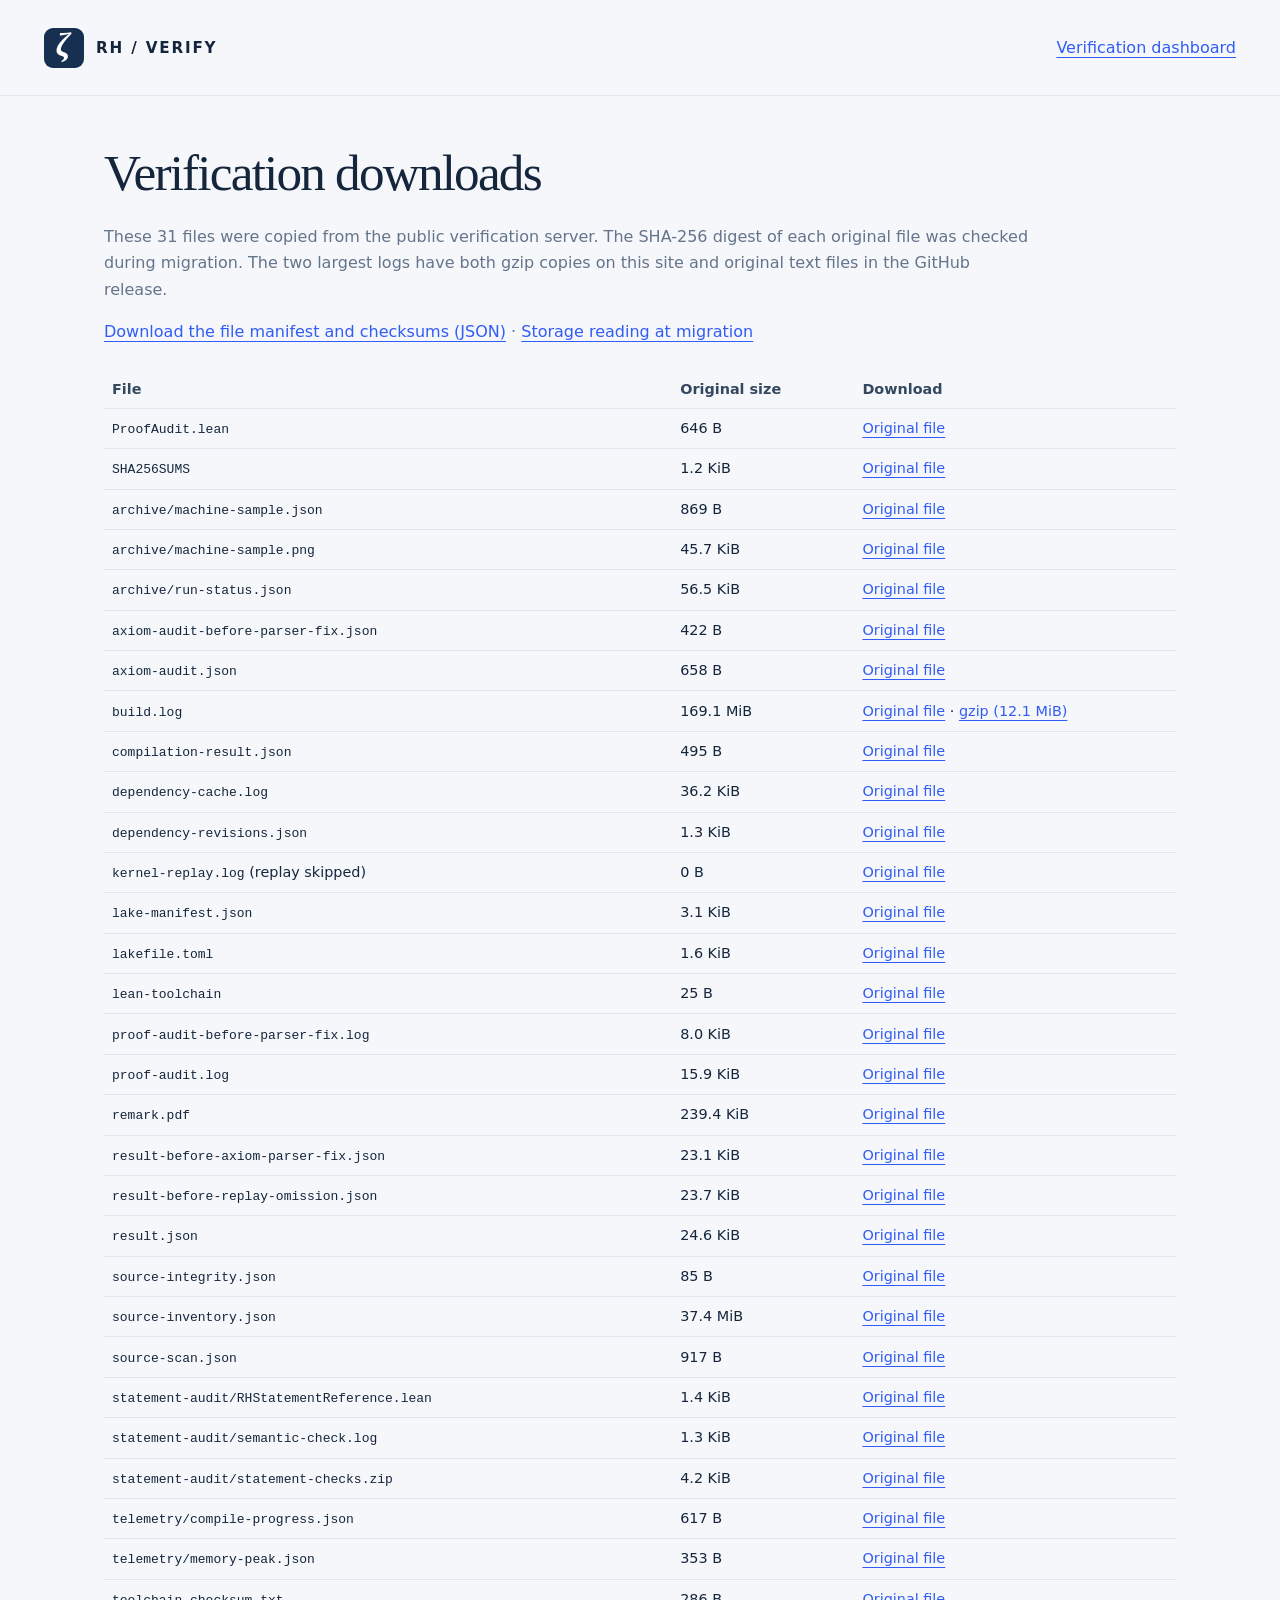
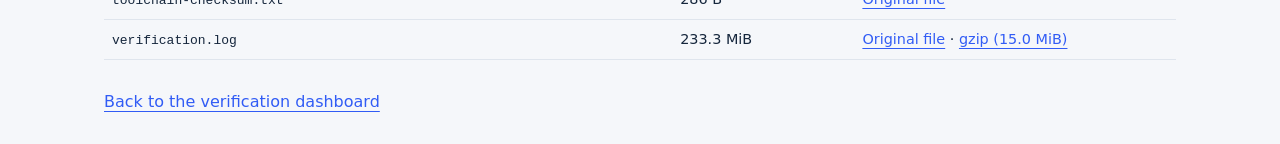
<file: downloads.html>
<!doctype html>
<html lang="en"><head><meta charset="utf-8"><meta name="viewport" content="width=device-width,initial-scale=1">
<title>Verification downloads · RH / VERIFY</title><link rel="icon" href="/favicon.svg"><link rel="stylesheet" href="/style.css"></head>
<body><header class="topbar"><a class="brand" href="/"><span class="mark">ζ</span> RH / VERIFY</a><a href="/">Verification dashboard</a></header>
<main class="download-index"><h1>Verification downloads</h1>
<p>These 31 files were copied from the public verification server. The SHA-256 digest of each original file was checked during migration. The two largest logs have both gzip copies on this site and original text files in the GitHub release.</p>
<p><a href="/artifacts/file-manifest.json" download>Download the file manifest and checksums (JSON)</a> · <a href="/artifacts/archive/storage-at-migration.json" download>Storage reading at migration</a></p>
<table aria-label="Archived verification files"><thead><tr><th scope="col">File</th><th scope="col">Original size</th><th scope="col">Download</th></tr></thead><tbody>
<tr><td><code>ProofAudit.lean</code></td><td>646 B</td><td><a href="/artifacts/ProofAudit.lean" download>Original file</a></td></tr>
<tr><td><code>SHA256SUMS</code></td><td>1.2 KiB</td><td><a href="/artifacts/SHA256SUMS" download>Original file</a></td></tr>
<tr><td><code>archive/machine-sample.json</code></td><td>869 B</td><td><a href="/artifacts/archive/machine-sample.json" download>Original file</a></td></tr>
<tr><td><code>archive/machine-sample.png</code></td><td>45.7 KiB</td><td><a href="/artifacts/archive/machine-sample.png" download>Original file</a></td></tr>
<tr><td><code>archive/run-status.json</code></td><td>56.5 KiB</td><td><a href="/artifacts/archive/run-status.json" download>Original file</a></td></tr>
<tr><td><code>axiom-audit-before-parser-fix.json</code></td><td>422 B</td><td><a href="/artifacts/axiom-audit-before-parser-fix.json" download>Original file</a></td></tr>
<tr><td><code>axiom-audit.json</code></td><td>658 B</td><td><a href="/artifacts/axiom-audit.json" download>Original file</a></td></tr>
<tr><td><code>build.log</code></td><td>169.1 MiB</td><td><a href="https://github.com/ProveRiemannHypothesis/ProveRiemannHypothesis.github.io/releases/download/verification-2026-11-21/build.log" rel="noopener">Original file</a> · <a href="/artifacts/build.log.gz" download>gzip (12.1 MiB)</a></td></tr>
<tr><td><code>compilation-result.json</code></td><td>495 B</td><td><a href="/artifacts/compilation-result.json" download>Original file</a></td></tr>
<tr><td><code>dependency-cache.log</code></td><td>36.2 KiB</td><td><a href="/artifacts/dependency-cache.log" download>Original file</a></td></tr>
<tr><td><code>dependency-revisions.json</code></td><td>1.3 KiB</td><td><a href="/artifacts/dependency-revisions.json" download>Original file</a></td></tr>
<tr><td><code>kernel-replay.log</code> (replay skipped)</td><td>0 B</td><td><a href="/artifacts/kernel-replay.log" download>Original file</a></td></tr>
<tr><td><code>lake-manifest.json</code></td><td>3.1 KiB</td><td><a href="/artifacts/lake-manifest.json" download>Original file</a></td></tr>
<tr><td><code>lakefile.toml</code></td><td>1.6 KiB</td><td><a href="/artifacts/lakefile.toml" download>Original file</a></td></tr>
<tr><td><code>lean-toolchain</code></td><td>25 B</td><td><a href="/artifacts/lean-toolchain" download>Original file</a></td></tr>
<tr><td><code>proof-audit-before-parser-fix.log</code></td><td>8.0 KiB</td><td><a href="/artifacts/proof-audit-before-parser-fix.log" download>Original file</a></td></tr>
<tr><td><code>proof-audit.log</code></td><td>15.9 KiB</td><td><a href="/artifacts/proof-audit.log" download>Original file</a></td></tr>
<tr><td><code>remark.pdf</code></td><td>239.4 KiB</td><td><a href="/artifacts/remark.pdf" download>Original file</a></td></tr>
<tr><td><code>result-before-axiom-parser-fix.json</code></td><td>23.1 KiB</td><td><a href="/artifacts/result-before-axiom-parser-fix.json" download>Original file</a></td></tr>
<tr><td><code>result-before-replay-omission.json</code></td><td>23.7 KiB</td><td><a href="/artifacts/result-before-replay-omission.json" download>Original file</a></td></tr>
<tr><td><code>result.json</code></td><td>24.6 KiB</td><td><a href="/artifacts/result.json" download>Original file</a></td></tr>
<tr><td><code>source-integrity.json</code></td><td>85 B</td><td><a href="/artifacts/source-integrity.json" download>Original file</a></td></tr>
<tr><td><code>source-inventory.json</code></td><td>37.4 MiB</td><td><a href="/artifacts/source-inventory.json" download>Original file</a></td></tr>
<tr><td><code>source-scan.json</code></td><td>917 B</td><td><a href="/artifacts/source-scan.json" download>Original file</a></td></tr>
<tr><td><code>statement-audit/RHStatementReference.lean</code></td><td>1.4 KiB</td><td><a href="/artifacts/statement-audit/RHStatementReference.lean" download>Original file</a></td></tr>
<tr><td><code>statement-audit/semantic-check.log</code></td><td>1.3 KiB</td><td><a href="/artifacts/statement-audit/semantic-check.log" download>Original file</a></td></tr>
<tr><td><code>statement-audit/statement-checks.zip</code></td><td>4.2 KiB</td><td><a href="/artifacts/statement-audit/statement-checks.zip" download>Original file</a></td></tr>
<tr><td><code>telemetry/compile-progress.json</code></td><td>617 B</td><td><a href="/artifacts/telemetry/compile-progress.json" download>Original file</a></td></tr>
<tr><td><code>telemetry/memory-peak.json</code></td><td>353 B</td><td><a href="/artifacts/telemetry/memory-peak.json" download>Original file</a></td></tr>
<tr><td><code>toolchain-checksum.txt</code></td><td>286 B</td><td><a href="/artifacts/toolchain-checksum.txt" download>Original file</a></td></tr>
<tr><td><code>verification.log</code></td><td>233.3 MiB</td><td><a href="https://github.com/ProveRiemannHypothesis/ProveRiemannHypothesis.github.io/releases/download/verification-2026-11-21/verification.log" rel="noopener">Original file</a> · <a href="/artifacts/verification.log.gz" download>gzip (15.0 MiB)</a></td></tr>
</tbody></table><a href="/">Back to the verification dashboard</a></main></body></html>
</file>
<file: style.css>
:root{font-family:Inter,ui-sans-serif,system-ui,-apple-system,BlinkMacSystemFont,"Segoe UI",sans-serif;color:#15263c;background:#f5f7fa;font-size:16px;font-synthesis:none;--blue:#315cf5;--muted:#64748b;--line:#dfe5ed;--green:#147857;--amber:#9c6400}*{box-sizing:border-box}body{margin:0}a{color:var(--blue);text-underline-offset:4px}button,input{font:inherit}a:focus-visible,input:focus-visible,pre:focus-visible{outline:3px solid #6885fa;outline-offset:5px}.topbar,main,footer{max-width:1360px;margin:auto}.topbar{height:96px;padding:0 44px;display:flex;align-items:center;justify-content:space-between;border-bottom:1px solid var(--line)}.brand{text-decoration:none;font-weight:750;font-size:.95rem;letter-spacing:.12em;color:#15263c;display:flex;align-items:center;gap:12px}.mark{font-family:Georgia,serif;font-style:italic;font-size:2.1rem;line-height:1;background:#173051;color:white;width:40px;height:40px;text-align:center;border-radius:9px}.connection{font-size:.875rem;color:var(--muted);display:flex;gap:9px;align-items:center}.dot{width:8px;height:8px;border-radius:50%;background:#94a3b8}.dot.live{background:#16a675;box-shadow:0 0 0 4px #16a67513}.dot.error{background:#bc4747}main{padding:0 44px 64px}.hero{padding:60px 0 44px;display:grid;grid-template-columns:1fr 210px;gap:36px;align-items:center}.eyebrow{font-size:.75rem;font-weight:750;letter-spacing:.12em;color:var(--muted);margin:0 0 14px}h1{font-family:Georgia,"Times New Roman",serif;font-size:clamp(2.5rem,3.5vw,3.6rem);line-height:1.13;font-weight:400;letter-spacing:-.035em;margin:0 0 22px}h1 em{font-weight:400;color:var(--blue)}.intro{font-size:1.05rem;color:var(--muted);line-height:1.7;max-width:690px;margin:0}.hero-links{display:flex;gap:28px;margin-top:24px;font-size:.875rem;font-weight:600}.equation{text-align:center;border-left:1px solid var(--line);padding:20px 0 20px 22px;color:#a0acbd}.equation span,.equation small{display:block;font-family:Georgia,serif;font-style:italic}.equation span{font-size:2.5rem}.equation small{font-size:1.65rem;margin-top:10px}.equation div{font-size:.625rem;letter-spacing:.13em;margin-top:24px}.run-panel{background:white;border:1px solid var(--line);border-radius:14px;padding:28px 32px;box-shadow:0 3px 8px #20335003}.run-heading,.section-heading{display:flex;justify-content:space-between;gap:20px;align-items:center}.run-heading .eyebrow{margin-bottom:7px}h2{font-size:1.25rem;font-weight:650;letter-spacing:-.02em;margin:0}h3{font-size:1rem;margin:12px 0}.pill{padding:7px 13px;border-radius:30px;font-size:.875rem;background:#edf1ff;color:#315cf5;font-weight:650;text-transform:capitalize}.pill.failed{background:#fcecec;color:#a63737}.pill.complete{background:#eaf7f0;color:var(--green)}.run-message{line-height:1.6;color:var(--muted);font-size:.9375rem;margin:16px 0 24px;overflow-wrap:anywhere}.pipeline{list-style:none;padding:0;margin:0;display:grid;grid-template-columns:repeat(6,1fr);gap:8px}.pipeline li{font-size:.875rem;color:#7c8ba0}.step-line{height:5px;background:#edf0f5;border-radius:3px;margin-bottom:10px}.pipeline li.complete .step-line{background:#289678}.pipeline li.running .step-line,.pipeline li.waiting .step-line{background:var(--blue)}.pipeline li.failed .step-line{background:#b34444}.pipeline li.running,.pipeline li.waiting{color:var(--blue);font-weight:650}.run-meta{margin-top:24px;border-top:1px solid #edf0f5;padding-top:16px;display:flex;justify-content:space-between;color:var(--muted);font-size:.8125rem}.metrics{display:grid;grid-template-columns:repeat(4,1fr);gap:0;margin:30px 0 34px}.metrics article{padding:4px 24px;border-right:1px solid var(--line)}.metrics article:first-child{padding-left:4px}.metrics article:last-child{border:0}.metrics article>span{color:var(--muted);font-size:.875rem}.metrics strong{display:block;font-size:2.25rem;font-weight:600;letter-spacing:-.04em;margin:10px 0 3px;font-variant-numeric:tabular-nums}.metrics strong small{font-size:1.2rem;font-weight:400;color:#8a98ab}.metrics strong.word{font-size:1.65rem;line-height:1.7;text-transform:capitalize}.metrics p{font-size:.8125rem;color:var(--muted);margin:0;line-height:1.5}.workspace{display:grid;grid-template-columns:minmax(0,1fr) 320px;gap:24px}.log-panel{min-width:0}.section-heading{margin-bottom:20px}.section-heading .eyebrow{margin-bottom:8px}.follow-label{display:flex;gap:8px;align-items:center;font-size:.875rem;color:var(--muted);white-space:nowrap}input[type=checkbox]{accent-color:var(--blue);width:16px;height:16px}.terminal-bar{display:flex;justify-content:space-between;background:#1c293a;color:#aab9cc;padding:13px 18px;border-radius:10px 10px 0 0;font: .8125rem ui-monospace,SFMono-Regular,Consolas,monospace;border-bottom:1px solid #344154}#log{height:470px;margin:0;background:#142133;color:#cad8e8;padding:20px;font: .8125rem/1.8 ui-monospace,SFMono-Regular,Consolas,monospace;white-space:pre-wrap;word-break:break-word;overflow:auto;tab-size:2;scrollbar-color:#485b73 #142133}.terminal-footer{display:flex;justify-content:space-between;background:#1c293a;color:#9eafc6;padding:13px 18px;border-radius:0 0 10px 10px;font-size:.8125rem}.terminal-footer a{color:#b1c3ff}.environment{padding:24px;background:white;border:1px solid var(--line);border-radius:12px}.environment h2{margin-bottom:24px}.environment .eyebrow{font-size:.6875rem}dl{margin:0}dl>div{margin-bottom:18px}dt{font-size:.75rem;color:var(--muted);margin-bottom:5px}dd{margin:0;font-size:.875rem;line-height:1.55;overflow-wrap:anywhere}.links{border-top:1px solid var(--line);padding-top:14px;display:flex;flex-wrap:wrap;gap:12px 18px;font-size:.8125rem}.interpretation{padding:24px 5px;color:var(--muted)}.interpretation p{font-size:.875rem;line-height:1.7;margin:10px 0}.interpretation h3{color:#344860}.small-symbol{color:var(--blue);font-size:1.5rem}.download-panel,.timeline-panel,.findings-panel{margin-top:38px;padding-top:30px;border-top:1px solid var(--line)}.muted{color:var(--muted);font-size:.8125rem}.parts{display:grid;grid-template-columns:repeat(7,1fr);gap:10px}.part{background:white;border:1px solid var(--line);border-radius:9px;padding:14px 12px;min-width:0}.part-top{display:flex;justify-content:space-between;gap:4px}.part b{font-size:.875rem;font-weight:600}.part small{font-size:.75rem;color:var(--muted);display:block;margin-top:9px}.part .part-bar{height:3px;background:#e8edf5;margin-top:13px;border-radius:2px}.part.complete .part-bar{background:#289678}.part.downloading .part-bar{background:var(--blue);animation:fade 1.5s infinite}.part.failed .part-bar{background:#bf3f3f}.part-state{font-size:.75rem;color:var(--muted)}.part.complete .part-state{color:var(--green)}.caption,.hash{font-size:.8125rem;color:var(--muted);line-height:1.7}.hash{font-family:ui-monospace,monospace;overflow-wrap:anywhere}#timeline{list-style:none;padding:0;margin:20px 0 0;display:grid;grid-template-columns:1fr 1fr;gap:0 40px}#timeline li{display:flex;gap:16px;padding:12px 0;border-bottom:1px solid #e7ebf0;font-size:.875rem;line-height:1.6;min-width:0}#timeline time{color:var(--muted);font-size:.8125rem;white-space:nowrap;font-variant-numeric:tabular-nums}#timeline span{overflow-wrap:anywhere}.finding{margin-top:18px;background:white;border:1px solid var(--line);padding:18px 22px;border-radius:8px}.finding p{line-height:1.65;margin:8px 0 0;color:var(--muted);overflow-wrap:anywhere}.finding code{white-space:pre-wrap;overflow-wrap:anywhere}footer{border-top:1px solid var(--line);padding:24px 44px 40px;display:flex;gap:32px;justify-content:space-between;align-items:start;color:var(--muted);font-size:.75rem}footer>span:first-child{font-weight:750;letter-spacing:.1em;white-space:nowrap}footer p{max-width:700px;line-height:1.7;margin:0}footer>span:last-child{white-space:nowrap}@keyframes fade{50%{opacity:.4}}@media(prefers-reduced-motion:reduce){*{animation:none!important}}@media(max-width:1000px){.hero{grid-template-columns:1fr}.equation{display:none}.workspace{grid-template-columns:minmax(0,1fr) 280px}.parts{grid-template-columns:repeat(4,1fr)}.topbar,main,footer{padding-left:28px;padding-right:28px}.metrics article{padding:4px 18px}}@media(max-width:760px){.topbar{height:76px}.topbar,main,footer{padding-left:20px;padding-right:20px}.brand{font-size:.8rem;gap:8px}.connection{font-size:.75rem}.hero{padding-top:36px;gap:0}.hero h1{font-size:2.5rem}.desktop{display:none}.hero-links{gap:20px;flex-wrap:wrap}.workspace{grid-template-columns:1fr}.run-panel{padding:22px 20px}.pipeline{grid-template-columns:repeat(3,1fr);gap:18px 10px}.run-meta{flex-wrap:wrap;gap:10px}.metrics{grid-template-columns:1fr 1fr;gap:22px 0}.metrics article:nth-child(2){border:0}.metrics article:nth-child(3){padding-left:4px}.metrics strong{font-size:2rem}.workspace aside{display:grid;grid-template-columns:1fr;gap:0}.environment{margin-top:6px}#log{height:420px}.parts{grid-template-columns:repeat(2,1fr)}#timeline{grid-template-columns:1fr}.download-panel .section-heading{align-items:start;flex-direction:column;gap:12px}footer{flex-direction:column;gap:14px}.run-heading{align-items:start}.run-heading h2{line-height:1.5}.follow-label{font-size:.8125rem}.section-heading .eyebrow{font-size:.6875rem}}

.statement-text { max-width: 47rem; color: #344860; }
.statement-text strong { color: #15263c; font-weight: 650; }
.statement-translation { margin-top: 12px; max-width: 47rem; }
.statement-translation summary { width: fit-content; color: var(--muted); cursor: pointer; font-size: .875rem; }
.statement-translation summary:focus-visible { outline: 3px solid #6885fa; outline-offset: 4px; }
.statement-translation p { margin: 8px 0 0; color: #344860; line-height: 1.7; }
.hero-links { flex-wrap: wrap; gap: 12px 24px; }
#statement-check { scroll-margin-top: 20px; }
#statement-check h2 { font-size: 1.05rem; color: #15263c; }
#statement-check code { overflow-wrap: anywhere; }
.statement-sources { list-style: none; padding: 0; margin: 14px 0 0; }
.statement-sources li { font-size: .875rem; line-height: 1.6; margin-top: 6px; }
.external-verification {
  display: grid;
  grid-template-columns: minmax(0, 1fr) minmax(14rem, 19rem);
  align-items: start;
  gap: 1rem 2.25rem;
  padding: 1.25rem 1.75rem;
  margin-top: 1.5rem;
  border: 1px solid var(--line);
  border-inline-start: 3px solid var(--blue);
  border-radius: 12px;
  background: white;
  scroll-margin-top: 1rem;
}
.external-verification h2 { font-size: 1.125rem; line-height: 1.5; }
.external-verification h2 a { color: #173051; text-decoration-thickness: 1px; }
.external-verification p { margin: .5rem 0 0; color: #344860; line-height: 1.6; }
.external-evidence p { margin: 0 0 .5rem; color: var(--muted); font-size: .8125rem; }
.external-evidence nav { display: flex; flex-wrap: wrap; gap: .35rem 1rem; font-size: .875rem; line-height: 1.6; }
@media (max-width: 760px) {
  .external-verification { grid-template-columns: minmax(0, 1fr); padding: 1.25rem; }
}
.machine-panel { margin: 0 0 34px; padding: 24px 28px 20px; border: 1px solid var(--line); border-radius: 12px; background: #fff; }
.source-progress { margin-top: 26px; padding-top: 22px; border-top: 1px solid var(--line); }
.source-progress-heading { display: flex; justify-content: space-between; align-items: baseline; gap: 16px; font-size: .9375rem; }
.source-progress-heading strong { font-size: 1.125rem; font-weight: 650; font-variant-numeric: tabular-nums; }
.source-progress progress { display: block; appearance: none; border: 0; border-radius: 5px; background: #edf1f7; color: var(--blue); width: 100%; height: 8px; margin: 13px 0; }
.source-progress progress::-webkit-progress-bar { background: #edf1f7; border-radius: 5px; }
.source-progress progress::-webkit-progress-value { background: var(--blue); border-radius: 5px; }
.source-progress progress::-moz-progress-bar { background: var(--blue); border-radius: 5px; }
.source-progress-meta { display: flex; justify-content: space-between; flex-wrap: wrap; gap: 8px 20px; font-size: .875rem; color: #344860; font-variant-numeric: tabular-nums; }
.source-progress > p { font-size: .8125rem; line-height: 1.65; color: var(--muted); margin: 13px 0 0; max-width: 900px; }
.metrics strong.eta-value { font-size: 1.875rem; line-height: 1.5; }
@media (max-width: 760px) { .source-progress-heading { align-items: flex-start; flex-direction: column; gap: 8px; } .source-progress-meta { flex-direction: column; } .metrics strong.eta-value { font-size: 1.625rem; } }
.machine-heading { display: flex; justify-content: space-between; align-items: flex-start; gap: 16px; margin-bottom: 22px; }
.machine-heading h2 { font-size: 1.125rem; }
.machine-heading p { font-size: .8125rem; line-height: 1.5; color: var(--muted); margin: 6px 0 0; }
#machine-freshness { color: var(--muted); font-size: .8125rem; text-align: right; font-variant-numeric: tabular-nums; }
#machine-freshness.telemetry-delayed { color: var(--amber); }
.dot.archived { background: #60738c; }
.machine-source { display: grid; gap: .4rem; justify-items: end; }
.machine-source a { font-size: .875rem; }
.follow-label[hidden] { display: none; }
.machine-grid { display: grid; grid-template-columns: repeat(3, minmax(0, 1fr)); }
.machine-card { padding: 0 24px; border-right: 1px solid var(--line); min-width: 0; }
.machine-card:first-child { padding-left: 0; }
.machine-card:last-child { padding-right: 0; border: 0; }
.machine-label { display: flex; justify-content: space-between; align-items: baseline; gap: 10px; }
.machine-label h3 { margin: 0; font-size: .9375rem; font-weight: 650; }
.machine-label > span, .mount { color: var(--muted); font-size: .875rem; font-weight: 400; }
.machine-card > strong { display: block; font-size: 1.875rem; font-weight: 600; letter-spacing: -.035em; line-height: 1.4; margin: 9px 0 11px; font-variant-numeric: tabular-nums; }
.machine-card > p { color: var(--muted); margin: 10px 0 0; font-size: .875rem; line-height: 1.6; font-variant-numeric: tabular-nums; }
.memory-peak { margin-top: 16px; border-top: 1px solid var(--line); padding-top: 12px; }
.memory-peak-row { display: flex; align-items: baseline; justify-content: space-between; gap: 12px; font-size: .875rem; }
.memory-peak-row strong { font-size: 1rem; font-weight: 650; font-variant-numeric: tabular-nums; white-space: nowrap; }
.memory-peak p { margin: 6px 0; font-size: .875rem; color: var(--muted); line-height: 1.6; }
.memory-peak a { font-size: .875rem; }
.machine-card meter { display: block; width: 100%; height: 7px; appearance: none; border: 0; border-radius: 5px; background: #edf1f7; }
.machine-card meter[hidden] { visibility: hidden; display: block; }
.machine-card meter::-webkit-meter-bar { height: 7px; border: 0; background: #edf1f7; border-radius: 5px; box-shadow: none; }
.machine-card meter::-webkit-meter-optimum-value { background: #496bef; border-radius: 5px; }
.machine-card meter::-moz-meter-bar { background: #496bef; border-radius: 5px; }
.machine-extra { display: grid; grid-template-columns: 1.5fr 1fr 1fr 1fr; gap: 20px; border-top: 1px solid var(--line); margin-top: 22px; padding-top: 18px; }
.machine-extra > div { margin: 0; min-width: 0; }
.machine-extra dt { font-size: .875rem; margin-bottom: 6px; }
.machine-extra dd { font-size: .9375rem; font-variant-numeric: tabular-nums; }
@media (max-width: 1000px) { .machine-card { padding-left: 16px; padding-right: 16px; } .machine-label { align-items: flex-start; flex-direction: column; gap: 5px; } }
@media (max-width: 760px) {
  .machine-panel { padding: 22px 20px; }
  .machine-heading { flex-direction: column; gap: 10px; margin-bottom: 24px; }
  #machine-freshness { text-align: left; }
  .machine-source { justify-items: start; }
  .machine-grid { grid-template-columns: 1fr; gap: 22px; }
  .machine-card, .machine-card:first-child, .machine-card:last-child { padding: 0 0 22px; border: 0; border-bottom: 1px solid var(--line); }
  .machine-card:last-child { padding-bottom: 0; border-bottom: 0; }
  .machine-label { flex-direction: row; align-items: baseline; gap: 10px; }
  .machine-card > strong { font-size: 1.75rem; }
  .machine-extra { grid-template-columns: 1fr 1fr; gap: 18px 16px; }
  .machine-extra > div:first-child { grid-column: 1 / -1; }
}

.footer-notes { min-width: 0; }
footer { display: grid; grid-template-columns: auto minmax(0, 700px) auto; row-gap: 14px; }
footer #run-date { white-space: nowrap; }
.site-credit { grid-column: 1 / -1; justify-self: center; }
@media (max-width: 760px) { footer { grid-template-columns: minmax(0, 1fr); } }
footer .site-history { margin-top: .55rem; }
.site-history code { overflow-wrap: anywhere; }
.download-index { max-width: 1160px; padding-top: 3rem; }
.download-index h1 { font-size: clamp(2rem, 4vw, 3.5rem); }
.download-index p { color: var(--muted); line-height: 1.65; max-width: 58rem; }
.download-index table { margin: 1.5rem 0 2rem; width: 100%; border-collapse: collapse; table-layout: fixed; }
.download-index th, .download-index td { text-align: left; padding: .7rem .5rem; vertical-align: top; border-bottom: 1px solid var(--line); overflow-wrap: anywhere; }
.download-index th { color: #344860; font-size: .9rem; }
.download-index td { font-size: .9rem; }
.download-index th:first-child { width: 53%; }
.download-index th:nth-child(2) { width: 17%; }
.download-index td code { font-size: .8125rem; }
</file>
